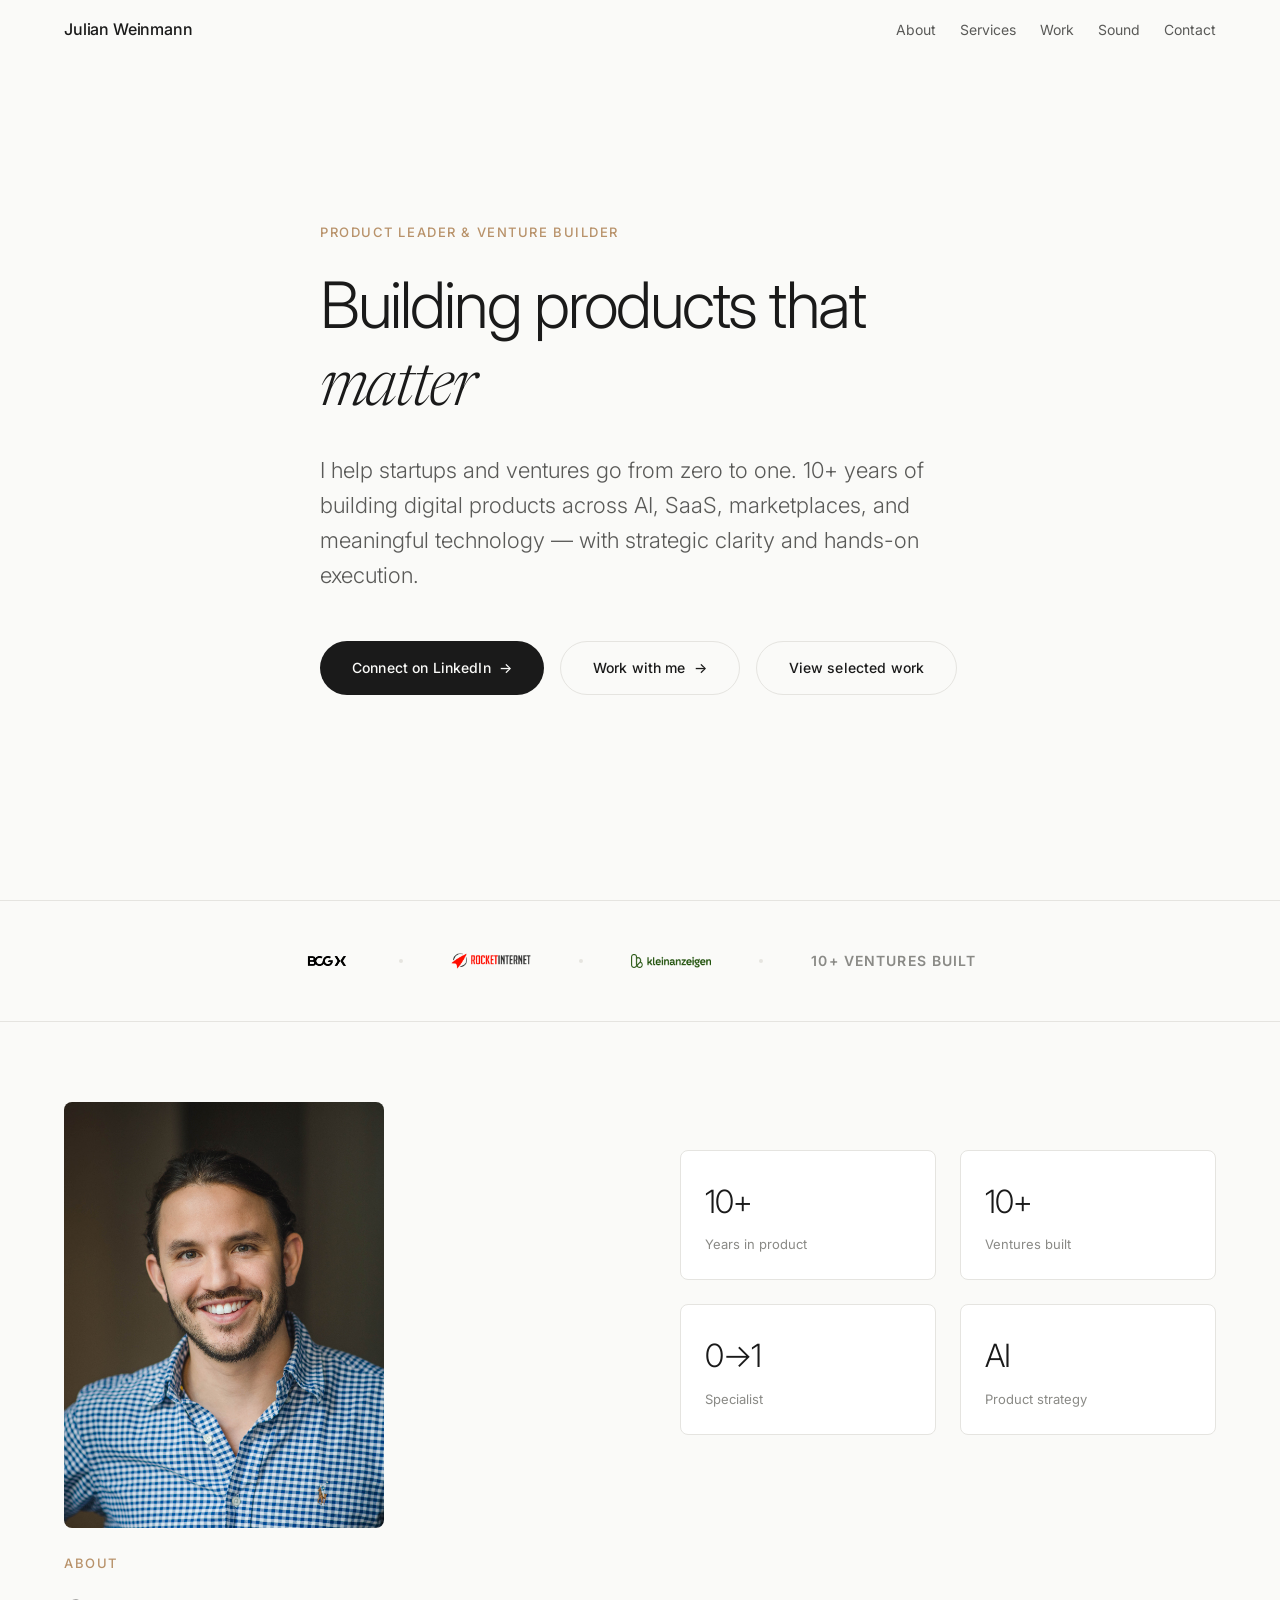
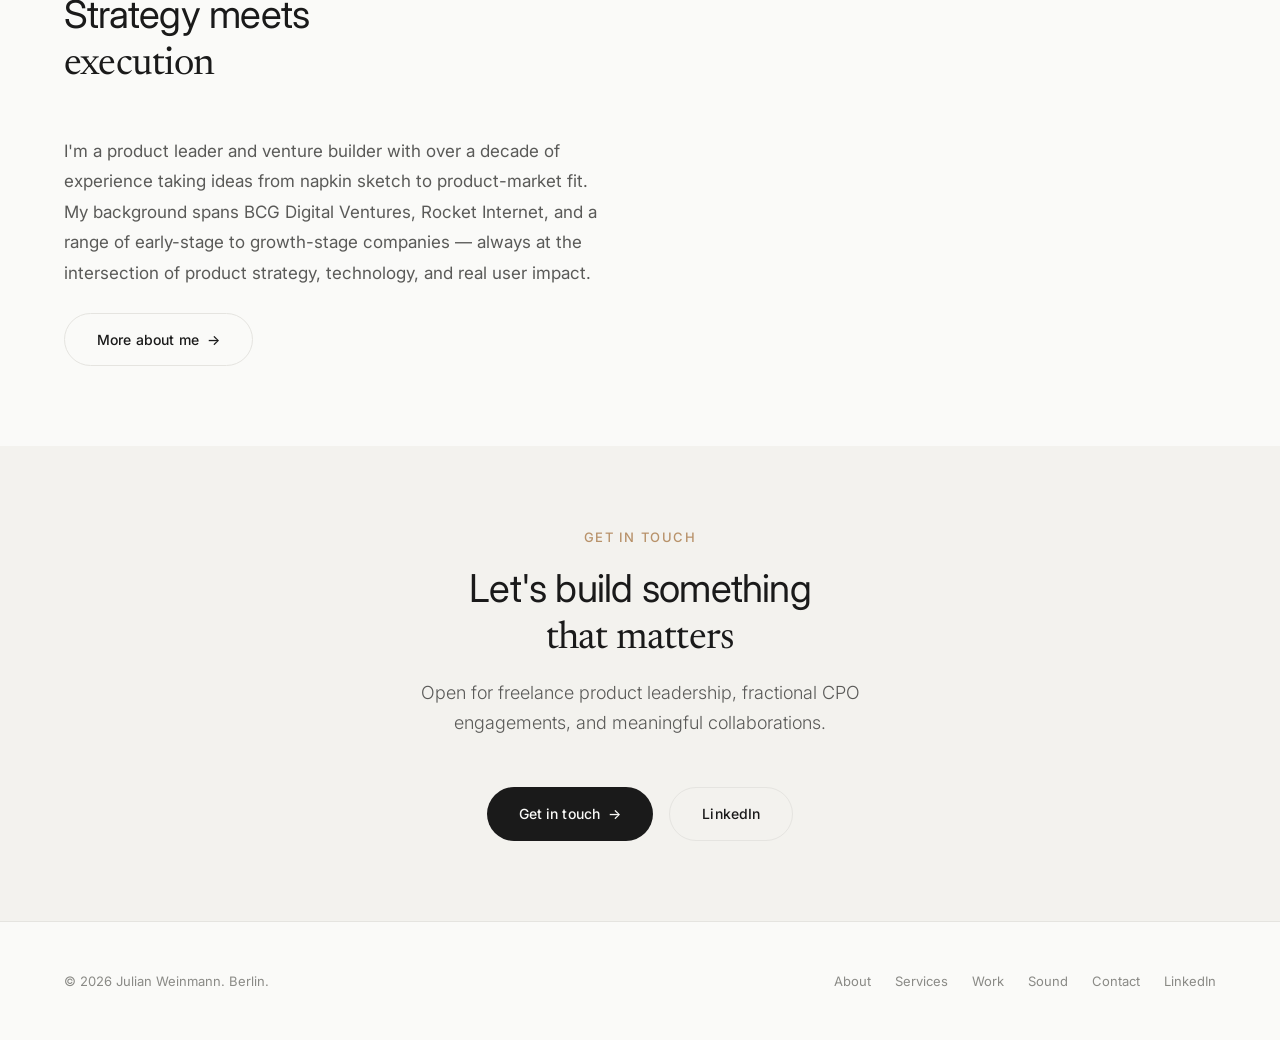
<file: index.html>
<!DOCTYPE html>
<html lang="en">
<head>
    <meta charset="UTF-8">
    <meta name="viewport" content="width=device-width, initial-scale=1.0">
    <title>Julian Weinmann — Product Leader & Venture Builder</title>
    <meta name="description" content="Product Leader & Venture Builder. 10+ years building digital products from 0→1. Fractional CPO, AI product strategy, and meaningful technology.">
    <meta name="keywords" content="Julian Weinmann, Product Leader, Fractional CPO, Venture Builder, AI Product Strategy, Berlin, MVP, Product Management, Startup Consulting">
    <meta name="author" content="Julian Weinmann">
    <meta name="robots" content="index, follow">
    <meta property="og:title" content="Julian Weinmann — Product Leader & Venture Builder">
    <meta property="og:description" content="10+ years building digital products from 0→1. Fractional CPO, AI product strategy, and meaningful technology.">
    <meta property="og:type" content="website">
    <meta property="og:url" content="https://julianweinmann.xyz">
    <meta property="og:image" content="https://julianweinmann.xyz/julian-about.jpg">
    <meta property="og:locale" content="en_US">
    <meta property="og:site_name" content="Julian Weinmann">
    <meta name="twitter:card" content="summary_large_image">
    <meta name="twitter:title" content="Julian Weinmann — Product Leader & Venture Builder">
    <meta name="twitter:description" content="10+ years building digital products from 0→1. Fractional CPO, AI product strategy, and meaningful technology.">
    <meta name="twitter:image" content="https://julianweinmann.xyz/julian-about.jpg">
    <link rel="canonical" href="https://julianweinmann.xyz">

    <!-- Structured Data / JSON-LD -->
    <script type="application/ld+json">
    [{
        "@context": "https://schema.org",
        "@type": "Person",
        "name": "Julian Weinmann",
        "url": "https://julianweinmann.xyz",
        "image": "https://julianweinmann.xyz/julian-about.jpg",
        "jobTitle": "Product Leader & Venture Builder",
        "description": "Product Leader & Venture Builder with 10+ years building digital products from 0→1. Fractional CPO, AI product strategy, and meaningful technology.",
        "address": {
            "@type": "PostalAddress",
            "addressLocality": "Berlin",
            "addressCountry": "DE"
        },
        "sameAs": [
            "https://www.linkedin.com/in/julian-weinmann-b1762a86/"
        ],
        "alumniOf": [
            {"@type": "Organization", "name": "BCG Digital Ventures"},
            {"@type": "Organization", "name": "Rocket Internet"}
        ],
        "knowsAbout": ["Product Management", "AI Product Strategy", "Venture Building", "Fractional CPO", "MVP Development", "Product Discovery", "SaaS", "Marketplaces"]
    },
    {
        "@context": "https://schema.org",
        "@type": "ProfessionalService",
        "name": "Julian Weinmann — Product Leadership & Venture Building",
        "url": "https://julianweinmann.xyz",
        "image": "https://julianweinmann.xyz/julian-about.jpg",
        "description": "Fractional CPO, 0→1 product strategy, MVP discovery, and AI product strategy for startups and ventures.",
        "provider": {
            "@type": "Person",
            "name": "Julian Weinmann"
        },
        "areaServed": "Worldwide",
        "address": {
            "@type": "PostalAddress",
            "addressLocality": "Berlin",
            "addressCountry": "DE"
        }
    },
    {
        "@context": "https://schema.org",
        "@type": "WebSite",
        "name": "Julian Weinmann",
        "url": "https://julianweinmann.xyz",
        "description": "Product Leader & Venture Builder. 10+ years building digital products from 0→1."
    }]
    </script>
    <link rel="preconnect" href="https://fonts.googleapis.com">
    <link rel="preconnect" href="https://fonts.gstatic.com" crossorigin>
    <link href="https://fonts.googleapis.com/css2?family=Inter:wght@300;400;500;600&family=Newsreader:ital,wght@0,300;0,400;0,500;1,300;1,400&display=swap" rel="stylesheet">
    <link rel="stylesheet" href="style.css">
</head>
<body>

    <!-- NAVIGATION -->
    <nav id="navbar">
        <div class="container">
            <a href="index.html" class="nav-logo">Julian Weinmann</a>
            <button class="nav-toggle" aria-label="Toggle menu">
                <span></span><span></span><span></span>
            </button>
            <ul class="nav-links">
                <li><a href="about.html">About</a></li>
                <li><a href="services.html">Services</a></li>
                <li><a href="work.html">Work</a></li>
                <li><a href="sound.html">Sound</a></li>
                <li><a href="contact.html">Contact</a></li>
            </ul>
        </div>
    </nav>

    <!-- HERO -->
    <section class="hero">
        <div class="container">
            <div class="hero-content">
                <p class="hero-label">Product Leader &amp; Venture Builder</p>
                <h1>
                    Building products that<br>
                    <span class="serif">matter</span>
                </h1>
                <p class="hero-subtitle">
                    I help startups and ventures go from zero to one. 10+ years of building digital products across AI, SaaS, marketplaces, and meaningful technology — with strategic clarity and hands-on execution.
                </p>
                <div class="hero-cta-group">
                    <a href="https://www.linkedin.com/in/julian-weinmann-b1762a86/" target="_blank" rel="noopener" class="btn btn-primary btn-arrow">Connect on LinkedIn</a>
                    <a href="contact.html" class="btn btn-secondary btn-arrow">Work with me</a>
                    <a href="work.html" class="btn btn-secondary">View selected work</a>
                </div>
            </div>
        </div>
    </section>

    <!-- CREDIBILITY STRIP -->
    <div class="credibility">
        <div class="container">
            <div class="credibility-items">
                <span class="credibility-item credibility-logo"><img src="logo-bcgx.png" alt="BCGX" class="credibility-logo-img" loading="lazy"></span>
                <span class="credibility-divider"></span>
                <span class="credibility-item credibility-logo"><img src="logo-rocket.png" alt="Rocket Internet" class="credibility-logo-img" loading="lazy"></span>
                <span class="credibility-divider"></span>
                <span class="credibility-item credibility-logo"><img src="logo-kleinanzeigen.png" alt="Kleinanzeigen" class="credibility-logo-img" loading="lazy"></span>
                <span class="credibility-divider"></span>
                <span class="credibility-item">10+ Ventures Built</span>
            </div>
        </div>
    </div>

    <!-- ABOUT TEASER -->
    <section class="about" id="about">
        <div class="container">
            <div class="about-grid fade-in">
                <div>
                    <img src="julian-about.jpg" alt="Julian Weinmann" class="about-photo" loading="lazy">
                    <p class="about-label">About</p>
                    <h2>Strategy meets<br><span class="serif">execution</span></h2>
                    <div class="about-text">
                        <p>
                            I'm a product leader and venture builder with over a decade of experience taking ideas from napkin sketch to product-market fit. My background spans BCG Digital Ventures, Rocket Internet, and a range of early-stage to growth-stage companies — always at the intersection of product strategy, technology, and real user impact.
                        </p>
                    </div>
                    <div style="margin-top: var(--space-md);">
                        <a href="about.html" class="btn btn-secondary btn-arrow">More about me</a>
                    </div>
                </div>
                <div>
                    <div class="about-highlights">
                        <div class="highlight-item">
                            <div class="highlight-number">10+</div>
                            <div class="highlight-label">Years in product</div>
                        </div>
                        <div class="highlight-item">
                            <div class="highlight-number">10+</div>
                            <div class="highlight-label">Ventures built</div>
                        </div>
                        <div class="highlight-item">
                            <div class="highlight-number">0→1</div>
                            <div class="highlight-label">Specialist</div>
                        </div>
                        <div class="highlight-item">
                            <div class="highlight-number">AI</div>
                            <div class="highlight-label">Product strategy</div>
                        </div>
                    </div>
                </div>
            </div>
        </div>
    </section>

    <!-- CTA -->
    <section class="cta">
        <div class="container fade-in">
            <p class="section-label">Get in Touch</p>
            <h2>Let's build something<br><span class="serif">that matters</span></h2>
            <p class="cta-subtitle">
                Open for freelance product leadership, fractional CPO engagements, and meaningful collaborations.
            </p>
            <div class="cta-buttons">
                <a href="mailto:julian.weinmann@gmail.com" class="btn btn-primary btn-arrow">Get in touch</a>
                <a href="https://www.linkedin.com/in/julian-weinmann-b1762a86/" target="_blank" rel="noopener" class="btn btn-secondary">LinkedIn</a>
            </div>
        </div>
    </section>

    <!-- FOOTER -->
    <footer>
        <div class="container">
            <p class="footer-text">&copy; 2026 Julian Weinmann. Berlin.</p>
            <div class="footer-links">
                <a href="about.html">About</a>
                <a href="services.html">Services</a>
                <a href="work.html">Work</a>
                <a href="sound.html">Sound</a>
                <a href="contact.html">Contact</a>
                <a href="https://www.linkedin.com/in/julian-weinmann-b1762a86/" target="_blank" rel="noopener">LinkedIn</a>
            </div>
        </div>
    </footer>

    <script src="main.js"></script>

</body>
</html>
</file>
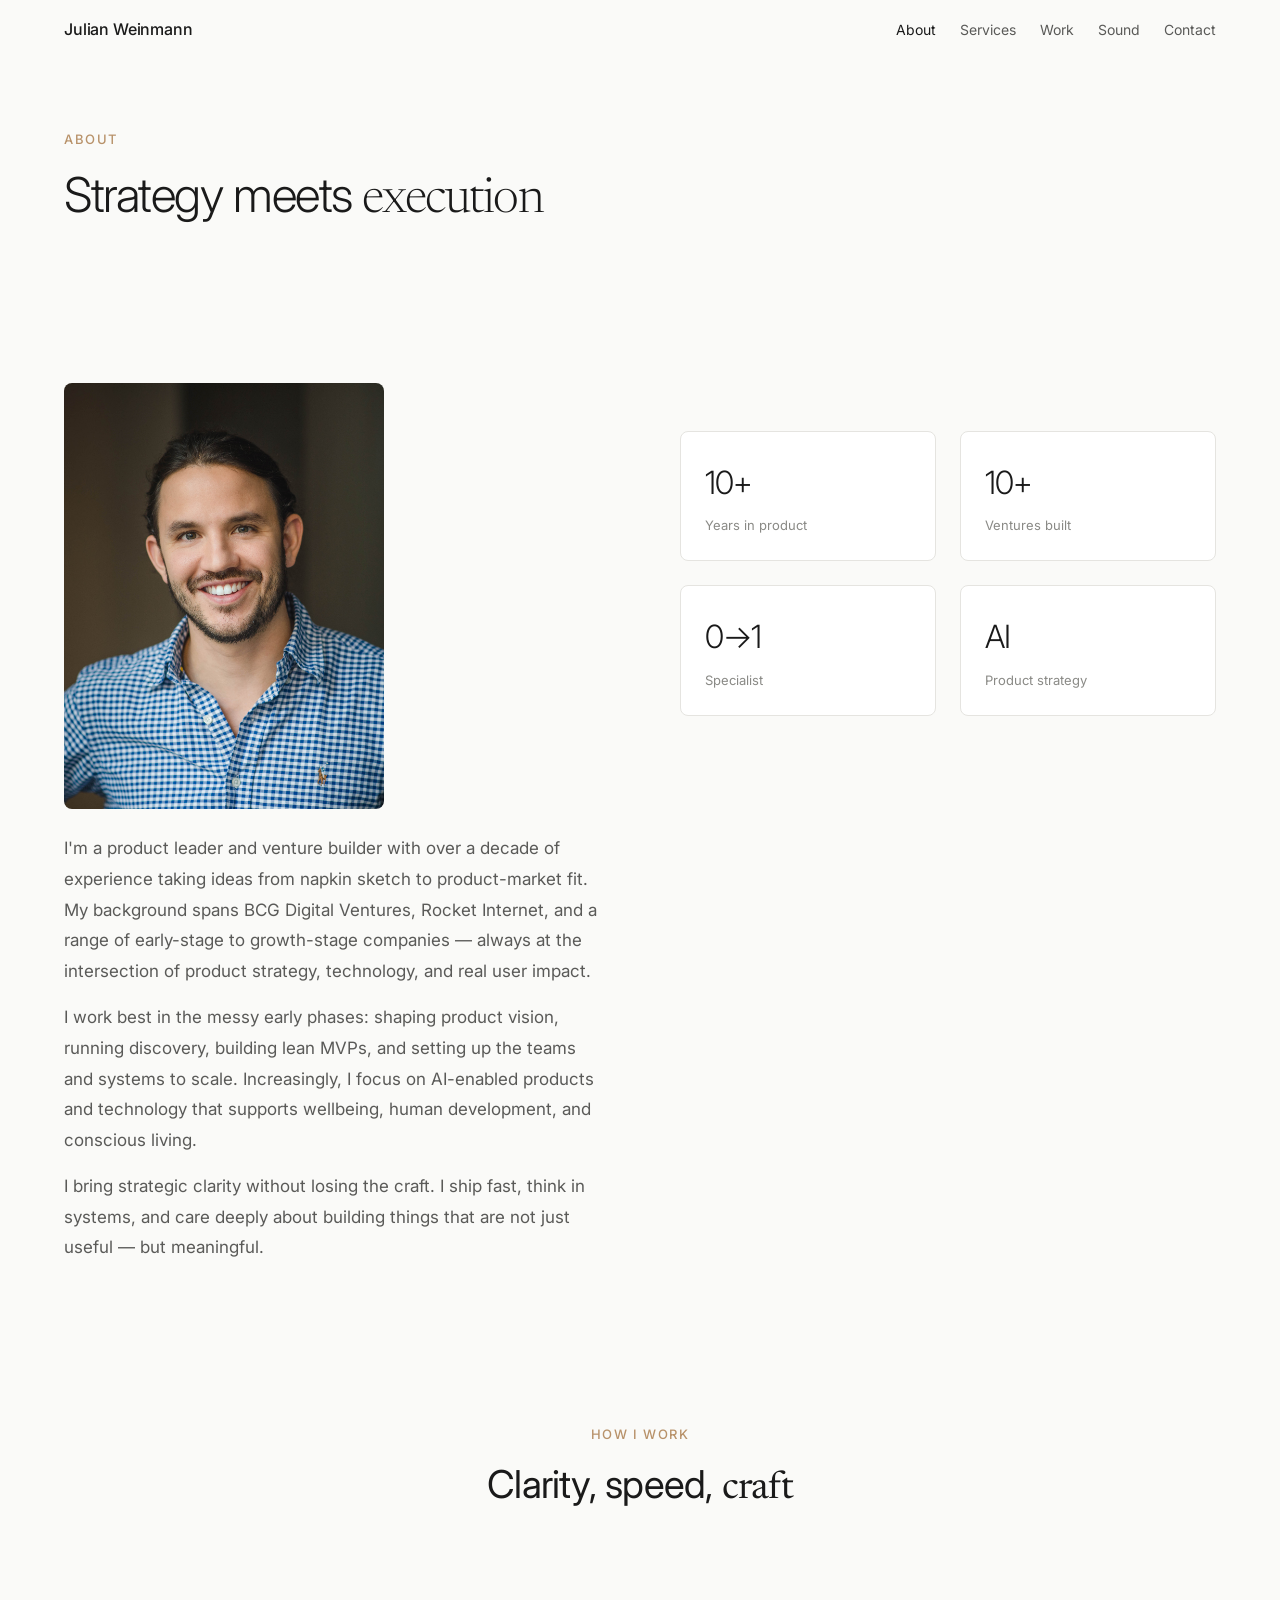
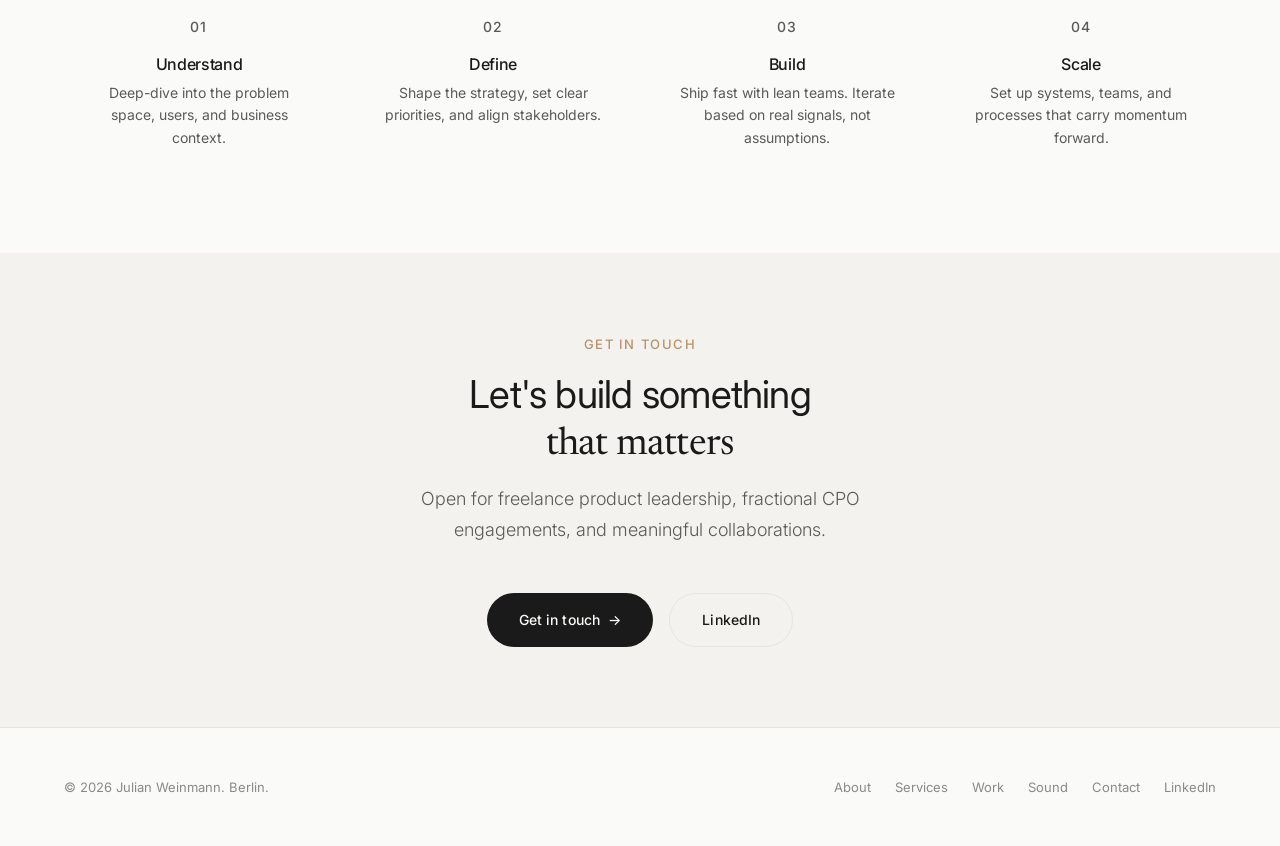
<file: about.html>
<!DOCTYPE html>
<html lang="en">
<head>
    <meta charset="UTF-8">
    <meta name="viewport" content="width=device-width, initial-scale=1.0">
    <title>About Julian Weinmann — Product Leader & Venture Builder, Berlin</title>
    <meta name="description" content="Product Leader & Venture Builder with 10+ years experience building digital products from 0→1. Background at BCG Digital Ventures, Rocket Internet, and 10+ ventures across AI, SaaS, and marketplaces. Based in Berlin.">
    <meta name="author" content="Julian Weinmann">
    <meta name="robots" content="index, follow">
    <meta property="og:title" content="About Julian Weinmann — Product Leader & Venture Builder">
    <meta property="og:description" content="10+ years building digital products from 0→1. BCG Digital Ventures, Rocket Internet, and ventures across AI, SaaS, and marketplaces.">
    <meta property="og:type" content="profile">
    <meta property="og:url" content="https://julianweinmann.xyz/about.html">
    <meta property="og:image" content="https://julianweinmann.xyz/julian-about.jpg">
    <meta property="og:locale" content="en_US">
    <meta name="twitter:card" content="summary_large_image">
    <meta name="twitter:title" content="About Julian Weinmann — Product Leader & Venture Builder">
    <meta name="twitter:description" content="10+ years building digital products from 0→1. BCG Digital Ventures, Rocket Internet, and ventures across AI, SaaS, and marketplaces.">
    <meta name="twitter:image" content="https://julianweinmann.xyz/julian-about.jpg">
    <link rel="canonical" href="https://julianweinmann.xyz/about.html">
    <script type="application/ld+json">
    {
        "@context": "https://schema.org",
        "@type": "ProfilePage",
        "mainEntity": {
            "@type": "Person",
            "name": "Julian Weinmann",
            "url": "https://julianweinmann.xyz",
            "image": "https://julianweinmann.xyz/julian-about.jpg",
            "jobTitle": "Product Leader & Venture Builder",
            "description": "Product Leader & Venture Builder with 10+ years building digital products from 0→1.",
            "address": {
                "@type": "PostalAddress",
                "addressLocality": "Berlin",
                "addressCountry": "DE"
            },
            "alumniOf": [
                {"@type": "Organization", "name": "BCG Digital Ventures"},
                {"@type": "Organization", "name": "Rocket Internet"}
            ],
            "knowsAbout": ["Product Management", "AI Product Strategy", "Venture Building", "Fractional CPO", "MVP Development", "0→1 Product Strategy"]
        }
    }
    </script>
    <link rel="preconnect" href="https://fonts.googleapis.com">
    <link rel="preconnect" href="https://fonts.gstatic.com" crossorigin>
    <link href="https://fonts.googleapis.com/css2?family=Inter:wght@300;400;500;600&family=Newsreader:ital,wght@0,300;0,400;0,500;1,300;1,400&display=swap" rel="stylesheet">
    <link rel="stylesheet" href="style.css">
</head>
<body>

    <!-- NAVIGATION -->
    <nav id="navbar">
        <div class="container">
            <a href="index.html" class="nav-logo">Julian Weinmann</a>
            <button class="nav-toggle" aria-label="Toggle menu">
                <span></span><span></span><span></span>
            </button>
            <ul class="nav-links">
                <li><a href="about.html" class="active">About</a></li>
                <li><a href="services.html">Services</a></li>
                <li><a href="work.html">Work</a></li>
                <li><a href="sound.html">Sound</a></li>
                <li><a href="contact.html">Contact</a></li>
            </ul>
        </div>
    </nav>

    <!-- PAGE HEADER -->
    <section class="page-header">
        <div class="container">
            <p class="section-label">About</p>
            <h1>Strategy meets <span class="serif">execution</span></h1>
        </div>
    </section>

    <!-- ABOUT -->
    <section class="about">
        <div class="container">
            <div class="about-grid fade-in">
                <div>
                    <img src="julian-about.jpg" alt="Julian Weinmann" class="about-photo" loading="lazy">
                    <div class="about-text">
                        <p>
                            I'm a product leader and venture builder with over a decade of experience taking ideas from napkin sketch to product-market fit. My background spans BCG Digital Ventures, Rocket Internet, and a range of early-stage to growth-stage companies — always at the intersection of product strategy, technology, and real user impact.
                        </p>
                        <p>
                            I work best in the messy early phases: shaping product vision, running discovery, building lean MVPs, and setting up the teams and systems to scale. Increasingly, I focus on AI-enabled products and technology that supports wellbeing, human development, and conscious living.
                        </p>
                        <p>
                            I bring strategic clarity without losing the craft. I ship fast, think in systems, and care deeply about building things that are not just useful — but meaningful.
                        </p>
                    </div>
                </div>
                <div>
                    <div class="about-highlights">
                        <div class="highlight-item">
                            <div class="highlight-number">10+</div>
                            <div class="highlight-label">Years in product</div>
                        </div>
                        <div class="highlight-item">
                            <div class="highlight-number">10+</div>
                            <div class="highlight-label">Ventures built</div>
                        </div>
                        <div class="highlight-item">
                            <div class="highlight-number">0→1</div>
                            <div class="highlight-label">Specialist</div>
                        </div>
                        <div class="highlight-item">
                            <div class="highlight-number">AI</div>
                            <div class="highlight-label">Product strategy</div>
                        </div>
                    </div>
                </div>
            </div>
        </div>
    </section>

    <!-- HOW I WORK -->
    <section class="process">
        <div class="container">
            <div class="section-header fade-in" style="text-align: center;">
                <p class="section-label">How I Work</p>
                <h2>Clarity, speed, <span class="serif">craft</span></h2>
            </div>
            <div class="process-grid fade-in">
                <div class="process-step">
                    <p class="process-step-number">01</p>
                    <h4>Understand</h4>
                    <p>Deep-dive into the problem space, users, and business context.</p>
                </div>
                <div class="process-step">
                    <p class="process-step-number">02</p>
                    <h4>Define</h4>
                    <p>Shape the strategy, set clear priorities, and align stakeholders.</p>
                </div>
                <div class="process-step">
                    <p class="process-step-number">03</p>
                    <h4>Build</h4>
                    <p>Ship fast with lean teams. Iterate based on real signals, not assumptions.</p>
                </div>
                <div class="process-step">
                    <p class="process-step-number">04</p>
                    <h4>Scale</h4>
                    <p>Set up systems, teams, and processes that carry momentum forward.</p>
                </div>
            </div>
        </div>
    </section>

    <!-- CTA -->
    <section class="cta">
        <div class="container fade-in">
            <p class="section-label">Get in Touch</p>
            <h2>Let's build something<br><span class="serif">that matters</span></h2>
            <p class="cta-subtitle">
                Open for freelance product leadership, fractional CPO engagements, and meaningful collaborations.
            </p>
            <div class="cta-buttons">
                <a href="mailto:julian.weinmann@gmail.com" class="btn btn-primary btn-arrow">Get in touch</a>
                <a href="https://www.linkedin.com/in/julian-weinmann-b1762a86/" target="_blank" rel="noopener" class="btn btn-secondary">LinkedIn</a>
            </div>
        </div>
    </section>

    <!-- FOOTER -->
    <footer>
        <div class="container">
            <p class="footer-text">&copy; 2026 Julian Weinmann. Berlin.</p>
            <div class="footer-links">
                <a href="about.html">About</a>
                <a href="services.html">Services</a>
                <a href="work.html">Work</a>
                <a href="sound.html">Sound</a>
                <a href="contact.html">Contact</a>
                <a href="https://www.linkedin.com/in/julian-weinmann-b1762a86/" target="_blank" rel="noopener">LinkedIn</a>
            </div>
        </div>
    </footer>

    <script src="main.js"></script>

</body>
</html>
</file>
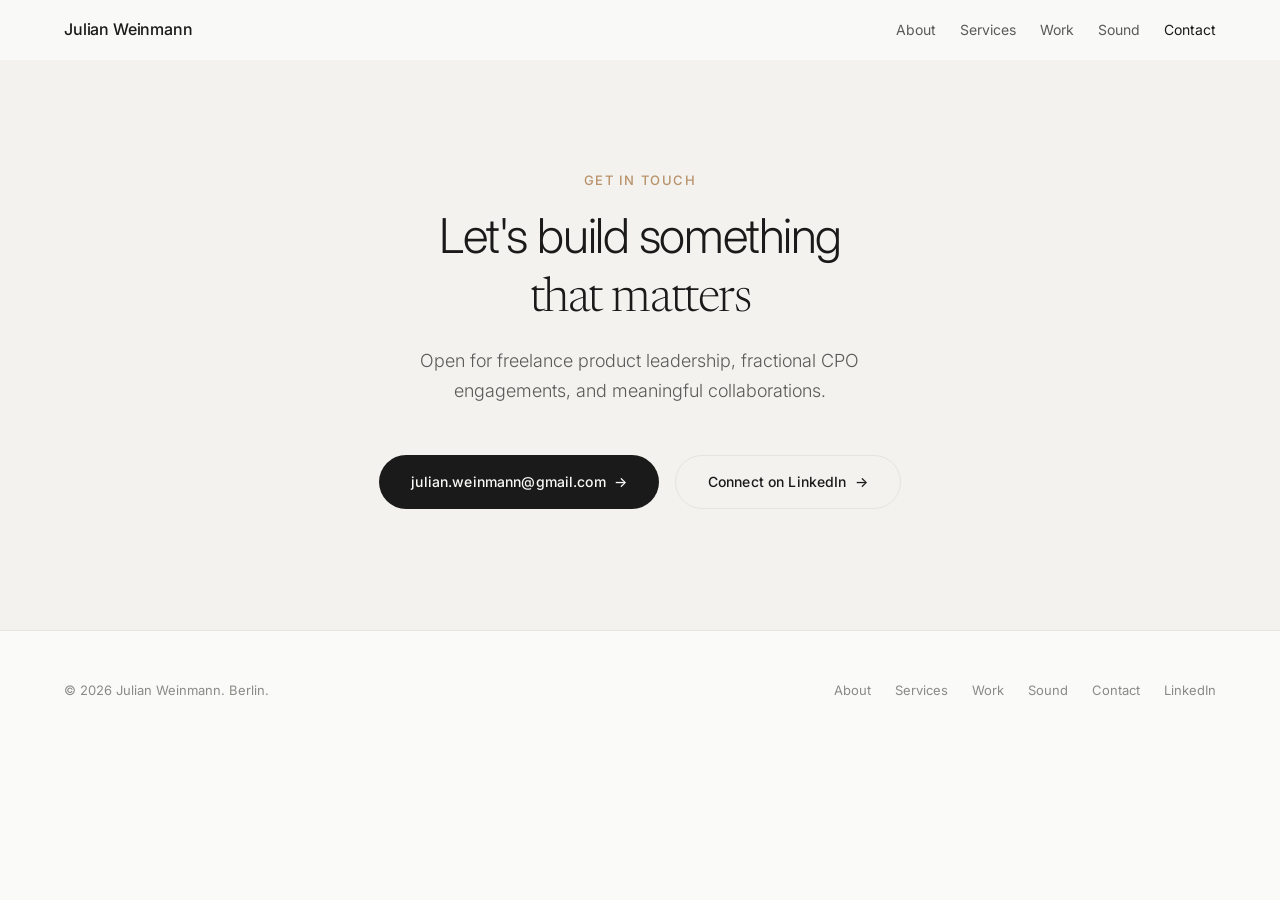
<file: contact.html>
<!DOCTYPE html>
<html lang="en">
<head>
    <meta charset="UTF-8">
    <meta name="viewport" content="width=device-width, initial-scale=1.0">
    <title>Contact Julian Weinmann — Fractional CPO & Product Leader, Berlin</title>
    <meta name="description" content="Get in touch with Julian Weinmann. Open for freelance product leadership, fractional CPO engagements, and meaningful collaborations. Based in Berlin, working globally.">
    <meta name="author" content="Julian Weinmann">
    <meta name="robots" content="index, follow">
    <meta property="og:title" content="Contact Julian Weinmann — Fractional CPO & Product Leader">
    <meta property="og:description" content="Open for freelance product leadership, fractional CPO engagements, and meaningful collaborations.">
    <meta property="og:type" content="website">
    <meta property="og:url" content="https://julianweinmann.xyz/contact.html">
    <meta property="og:image" content="https://julianweinmann.xyz/julian-about.jpg">
    <meta property="og:locale" content="en_US">
    <meta name="twitter:card" content="summary_large_image">
    <meta name="twitter:title" content="Contact Julian Weinmann — Fractional CPO & Product Leader">
    <meta name="twitter:description" content="Open for freelance product leadership, fractional CPO engagements, and meaningful collaborations.">
    <meta name="twitter:image" content="https://julianweinmann.xyz/julian-about.jpg">
    <link rel="canonical" href="https://julianweinmann.xyz/contact.html">
    <script type="application/ld+json">
    {
        "@context": "https://schema.org",
        "@type": "ContactPage",
        "name": "Contact Julian Weinmann",
        "url": "https://julianweinmann.xyz/contact.html",
        "mainEntity": {
            "@type": "Person",
            "name": "Julian Weinmann",
            "email": "julian.weinmann@gmail.com",
            "url": "https://julianweinmann.xyz",
            "address": {
                "@type": "PostalAddress",
                "addressLocality": "Berlin",
                "addressCountry": "DE"
            },
            "sameAs": ["https://www.linkedin.com/in/julian-weinmann-b1762a86/"]
        }
    }
    </script>
    <link rel="preconnect" href="https://fonts.googleapis.com">
    <link rel="preconnect" href="https://fonts.gstatic.com" crossorigin>
    <link href="https://fonts.googleapis.com/css2?family=Inter:wght@300;400;500;600&family=Newsreader:ital,wght@0,300;0,400;0,500;1,300;1,400&display=swap" rel="stylesheet">
    <link rel="stylesheet" href="style.css">
</head>
<body>

    <!-- NAVIGATION -->
    <nav id="navbar">
        <div class="container">
            <a href="index.html" class="nav-logo">Julian Weinmann</a>
            <button class="nav-toggle" aria-label="Toggle menu">
                <span></span><span></span><span></span>
            </button>
            <ul class="nav-links">
                <li><a href="about.html">About</a></li>
                <li><a href="services.html">Services</a></li>
                <li><a href="work.html">Work</a></li>
                <li><a href="sound.html">Sound</a></li>
                <li><a href="contact.html" class="active">Contact</a></li>
            </ul>
        </div>
    </nav>

    <!-- CONTACT -->
    <section class="cta" style="padding-top: 8rem; min-height: 70vh; display: flex; align-items: center;">
        <div class="container fade-in">
            <p class="section-label">Get in Touch</p>
            <h1 style="font-size: clamp(2rem, 4vw, 3rem); margin-bottom: var(--space-sm);">Let's build something<br><span class="serif">that matters</span></h1>
            <p class="cta-subtitle">
                Open for freelance product leadership, fractional CPO engagements, and meaningful collaborations.
            </p>
            <div class="cta-buttons">
                <a href="mailto:julian.weinmann@gmail.com" class="btn btn-primary btn-arrow">julian.weinmann@gmail.com</a>
                <a href="https://www.linkedin.com/in/julian-weinmann-b1762a86/" target="_blank" rel="noopener" class="btn btn-secondary btn-arrow">Connect on LinkedIn</a>
            </div>
        </div>
    </section>

    <!-- FOOTER -->
    <footer>
        <div class="container">
            <p class="footer-text">&copy; 2026 Julian Weinmann. Berlin.</p>
            <div class="footer-links">
                <a href="about.html">About</a>
                <a href="services.html">Services</a>
                <a href="work.html">Work</a>
                <a href="sound.html">Sound</a>
                <a href="contact.html">Contact</a>
                <a href="https://www.linkedin.com/in/julian-weinmann-b1762a86/" target="_blank" rel="noopener">LinkedIn</a>
            </div>
        </div>
    </footer>

    <script src="main.js"></script>

</body>
</html>
</file>
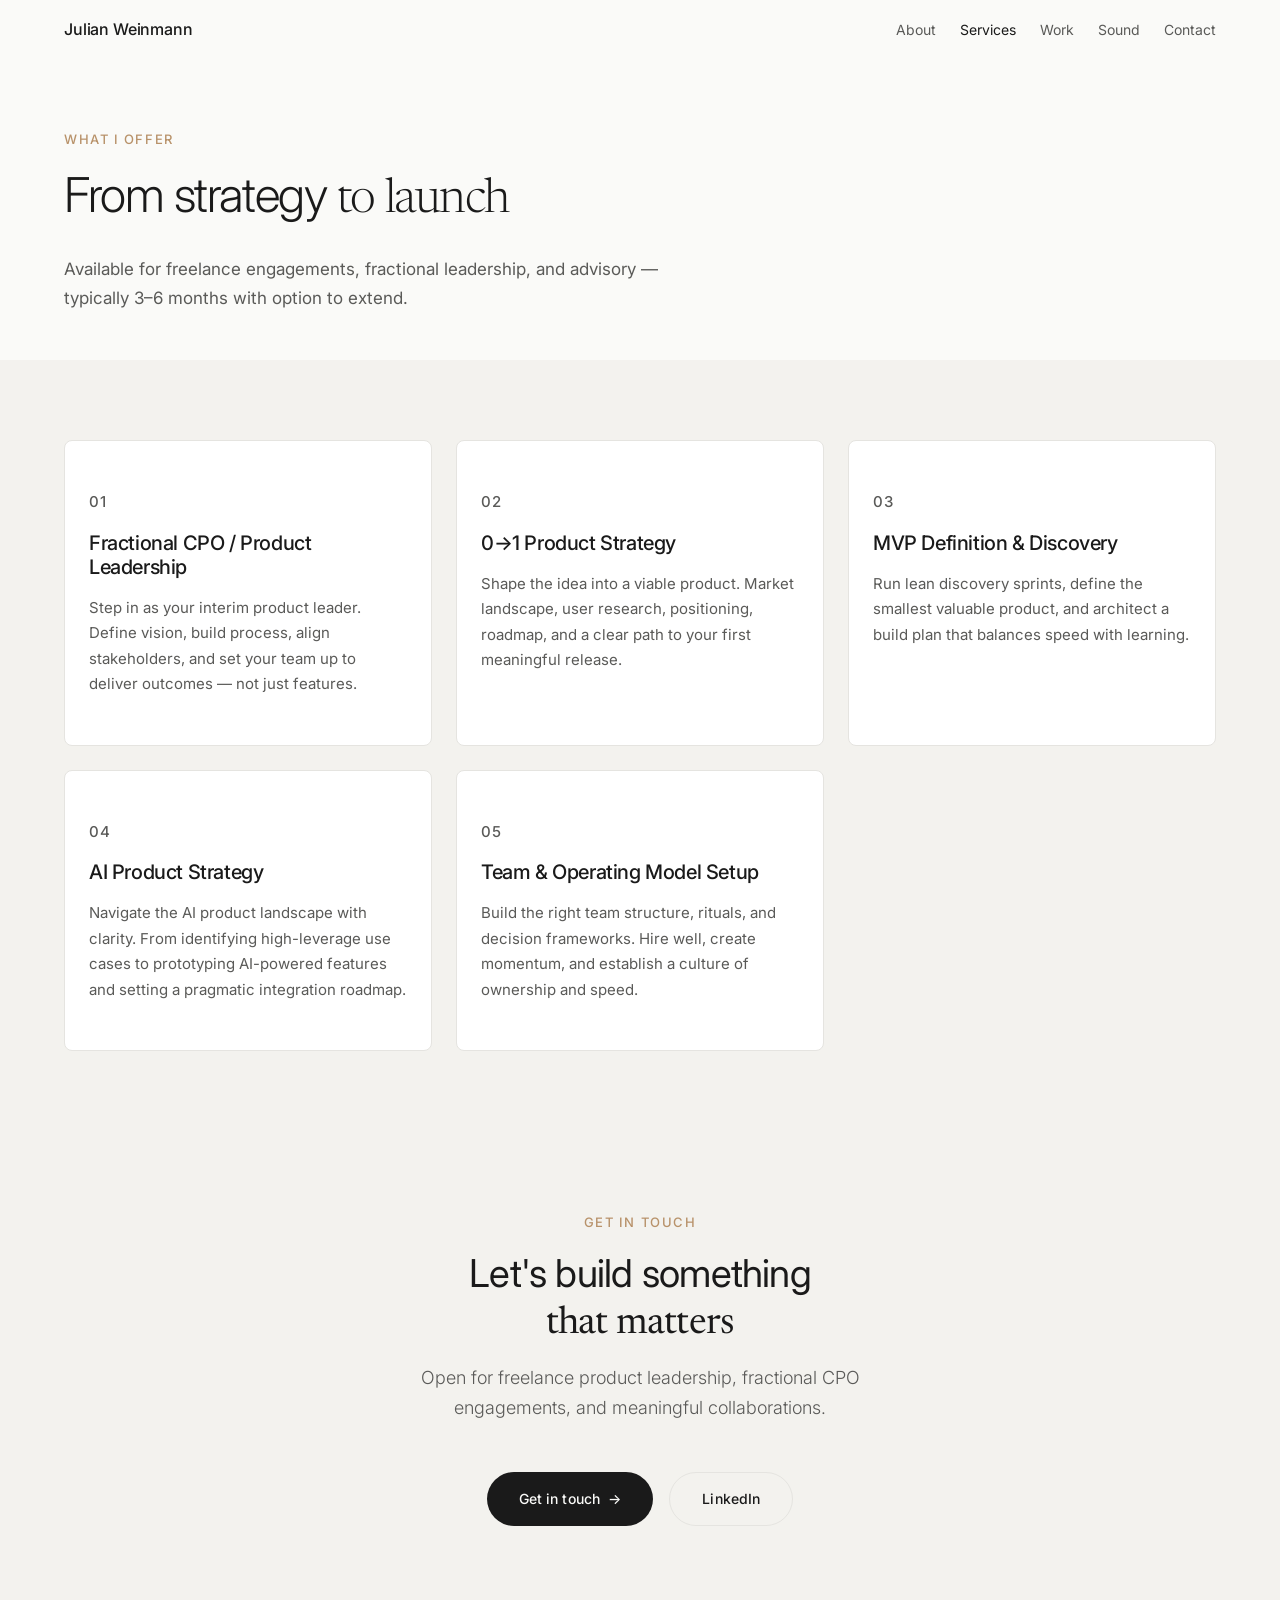
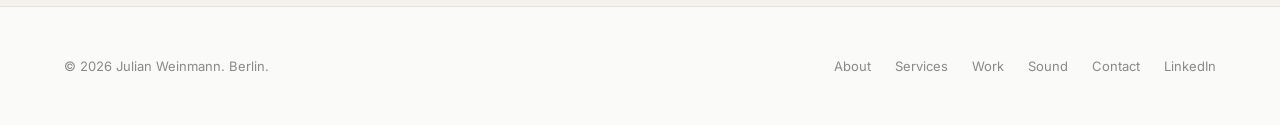
<file: services.html>
<!DOCTYPE html>
<html lang="en">
<head>
    <meta charset="UTF-8">
    <meta name="viewport" content="width=device-width, initial-scale=1.0">
    <title>Fractional CPO & Product Strategy Services — Julian Weinmann</title>
    <meta name="description" content="Fractional CPO, 0→1 product strategy, MVP discovery, AI product strategy, and team setup. Freelance product leadership for startups and ventures. Berlin-based, working globally.">
    <meta name="author" content="Julian Weinmann">
    <meta name="robots" content="index, follow">
    <meta property="og:title" content="Fractional CPO & Product Strategy Services — Julian Weinmann">
    <meta property="og:description" content="Fractional CPO, 0→1 product strategy, MVP discovery, AI product strategy, and team setup for startups and ventures.">
    <meta property="og:type" content="website">
    <meta property="og:url" content="https://julianweinmann.xyz/services.html">
    <meta property="og:image" content="https://julianweinmann.xyz/julian-about.jpg">
    <meta property="og:locale" content="en_US">
    <meta name="twitter:card" content="summary_large_image">
    <meta name="twitter:title" content="Fractional CPO & Product Strategy Services — Julian Weinmann">
    <meta name="twitter:description" content="Fractional CPO, 0→1 product strategy, MVP discovery, AI product strategy, and team setup for startups and ventures.">
    <meta name="twitter:image" content="https://julianweinmann.xyz/julian-about.jpg">
    <link rel="canonical" href="https://julianweinmann.xyz/services.html">
    <script type="application/ld+json">
    {
        "@context": "https://schema.org",
        "@type": "ProfessionalService",
        "name": "Julian Weinmann — Product Leadership Services",
        "url": "https://julianweinmann.xyz/services.html",
        "image": "https://julianweinmann.xyz/julian-about.jpg",
        "description": "Fractional CPO, 0→1 product strategy, MVP discovery, AI product strategy, and team setup for startups and ventures.",
        "provider": {
            "@type": "Person",
            "name": "Julian Weinmann",
            "url": "https://julianweinmann.xyz"
        },
        "areaServed": "Worldwide",
        "address": {
            "@type": "PostalAddress",
            "addressLocality": "Berlin",
            "addressCountry": "DE"
        },
        "hasOfferCatalog": {
            "@type": "OfferCatalog",
            "name": "Product Leadership Services",
            "itemListElement": [
                {"@type": "Offer", "itemOffered": {"@type": "Service", "name": "Fractional CPO / Product Leadership"}},
                {"@type": "Offer", "itemOffered": {"@type": "Service", "name": "0→1 Product Strategy"}},
                {"@type": "Offer", "itemOffered": {"@type": "Service", "name": "MVP Definition & Discovery"}},
                {"@type": "Offer", "itemOffered": {"@type": "Service", "name": "AI Product Strategy"}},
                {"@type": "Offer", "itemOffered": {"@type": "Service", "name": "Team & Operating Model Setup"}}
            ]
        }
    }
    </script>
    <link rel="preconnect" href="https://fonts.googleapis.com">
    <link rel="preconnect" href="https://fonts.gstatic.com" crossorigin>
    <link href="https://fonts.googleapis.com/css2?family=Inter:wght@300;400;500;600&family=Newsreader:ital,wght@0,300;0,400;0,500;1,300;1,400&display=swap" rel="stylesheet">
    <link rel="stylesheet" href="style.css">
</head>
<body>

    <!-- NAVIGATION -->
    <nav id="navbar">
        <div class="container">
            <a href="index.html" class="nav-logo">Julian Weinmann</a>
            <button class="nav-toggle" aria-label="Toggle menu">
                <span></span><span></span><span></span>
            </button>
            <ul class="nav-links">
                <li><a href="about.html">About</a></li>
                <li><a href="services.html" class="active">Services</a></li>
                <li><a href="work.html">Work</a></li>
                <li><a href="sound.html">Sound</a></li>
                <li><a href="contact.html">Contact</a></li>
            </ul>
        </div>
    </nav>

    <!-- PAGE HEADER -->
    <section class="page-header">
        <div class="container">
            <p class="section-label">What I Offer</p>
            <h1>From strategy <span class="serif">to launch</span></h1>
            <p class="section-description">
                Available for freelance engagements, fractional leadership, and advisory — typically 3–6 months with option to extend.
            </p>
        </div>
    </section>

    <!-- SERVICES -->
    <section class="services">
        <div class="container">
            <div class="services-grid">
                <div class="service-card fade-in">
                    <p class="service-number">01</p>
                    <h3>Fractional CPO / Product Leadership</h3>
                    <p>
                        Step in as your interim product leader. Define vision, build process, align stakeholders, and set your team up to deliver outcomes — not just features.
                    </p>
                </div>
                <div class="service-card fade-in">
                    <p class="service-number">02</p>
                    <h3>0→1 Product Strategy</h3>
                    <p>
                        Shape the idea into a viable product. Market landscape, user research, positioning, roadmap, and a clear path to your first meaningful release.
                    </p>
                </div>
                <div class="service-card fade-in">
                    <p class="service-number">03</p>
                    <h3>MVP Definition & Discovery</h3>
                    <p>
                        Run lean discovery sprints, define the smallest valuable product, and architect a build plan that balances speed with learning.
                    </p>
                </div>
                <div class="service-card fade-in">
                    <p class="service-number">04</p>
                    <h3>AI Product Strategy</h3>
                    <p>
                        Navigate the AI product landscape with clarity. From identifying high-leverage use cases to prototyping AI-powered features and setting a pragmatic integration roadmap.
                    </p>
                </div>
                <div class="service-card fade-in">
                    <p class="service-number">05</p>
                    <h3>Team & Operating Model Setup</h3>
                    <p>
                        Build the right team structure, rituals, and decision frameworks. Hire well, create momentum, and establish a culture of ownership and speed.
                    </p>
                </div>
            </div>
        </div>
    </section>

    <!-- CTA -->
    <section class="cta">
        <div class="container fade-in">
            <p class="section-label">Get in Touch</p>
            <h2>Let's build something<br><span class="serif">that matters</span></h2>
            <p class="cta-subtitle">
                Open for freelance product leadership, fractional CPO engagements, and meaningful collaborations.
            </p>
            <div class="cta-buttons">
                <a href="mailto:julian.weinmann@gmail.com" class="btn btn-primary btn-arrow">Get in touch</a>
                <a href="https://www.linkedin.com/in/julian-weinmann-b1762a86/" target="_blank" rel="noopener" class="btn btn-secondary">LinkedIn</a>
            </div>
        </div>
    </section>

    <!-- FOOTER -->
    <footer>
        <div class="container">
            <p class="footer-text">&copy; 2026 Julian Weinmann. Berlin.</p>
            <div class="footer-links">
                <a href="about.html">About</a>
                <a href="services.html">Services</a>
                <a href="work.html">Work</a>
                <a href="sound.html">Sound</a>
                <a href="contact.html">Contact</a>
                <a href="https://www.linkedin.com/in/julian-weinmann-b1762a86/" target="_blank" rel="noopener">LinkedIn</a>
            </div>
        </div>
    </footer>

    <script src="main.js"></script>

</body>
</html>
</file>
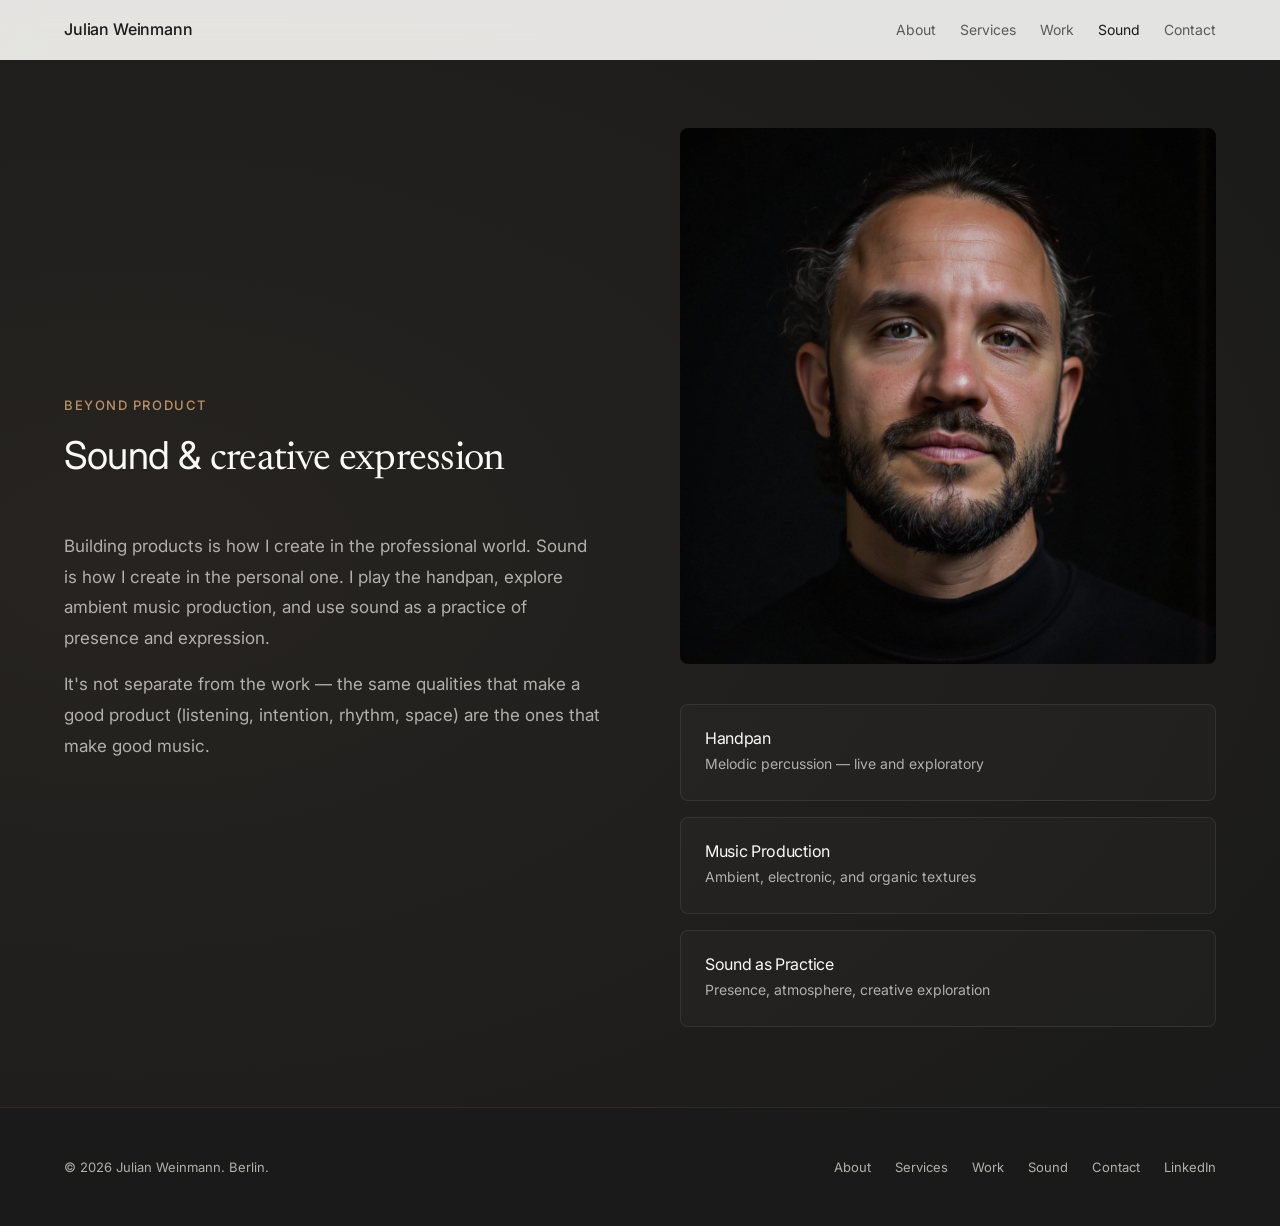
<file: sound.html>
<!DOCTYPE html>
<html lang="en">
<head>
    <meta charset="UTF-8">
    <meta name="viewport" content="width=device-width, initial-scale=1.0">
    <title>Sound & Music — Julian Weinmann | Handpan, Ambient, Creative Expression</title>
    <meta name="description" content="Sound, handpan, and ambient music production by Julian Weinmann. Exploring the intersection of creativity, presence, and expression through melodic percussion and electronic textures.">
    <meta name="author" content="Julian Weinmann">
    <meta name="robots" content="index, follow">
    <meta property="og:title" content="Sound & Music — Julian Weinmann">
    <meta property="og:description" content="Handpan, ambient music production, and creative expression. Exploring presence through sound.">
    <meta property="og:type" content="website">
    <meta property="og:url" content="https://julianweinmann.xyz/sound.html">
    <meta property="og:image" content="https://julianweinmann.xyz/julian-sound.jpg">
    <meta property="og:locale" content="en_US">
    <meta name="twitter:card" content="summary_large_image">
    <meta name="twitter:title" content="Sound & Music — Julian Weinmann">
    <meta name="twitter:description" content="Handpan, ambient music production, and creative expression. Exploring presence through sound.">
    <meta name="twitter:image" content="https://julianweinmann.xyz/julian-sound.jpg">
    <link rel="canonical" href="https://julianweinmann.xyz/sound.html">
    <script type="application/ld+json">
    {
        "@context": "https://schema.org",
        "@type": "WebPage",
        "name": "Sound & Music — Julian Weinmann",
        "url": "https://julianweinmann.xyz/sound.html",
        "description": "Sound, handpan, and ambient music production. Exploring the intersection of creativity, presence, and expression.",
        "author": {
            "@type": "Person",
            "name": "Julian Weinmann",
            "url": "https://julianweinmann.xyz"
        }
    }
    </script>
    <link rel="preconnect" href="https://fonts.googleapis.com">
    <link rel="preconnect" href="https://fonts.gstatic.com" crossorigin>
    <link href="https://fonts.googleapis.com/css2?family=Inter:wght@300;400;500;600&family=Newsreader:ital,wght@0,300;0,400;0,500;1,300;1,400&display=swap" rel="stylesheet">
    <link rel="stylesheet" href="style.css">
</head>
<body>

    <!-- NAVIGATION -->
    <nav id="navbar">
        <div class="container">
            <a href="index.html" class="nav-logo">Julian Weinmann</a>
            <button class="nav-toggle" aria-label="Toggle menu">
                <span></span><span></span><span></span>
            </button>
            <ul class="nav-links">
                <li><a href="about.html">About</a></li>
                <li><a href="services.html">Services</a></li>
                <li><a href="work.html">Work</a></li>
                <li><a href="sound.html" class="active">Sound</a></li>
                <li><a href="contact.html">Contact</a></li>
            </ul>
        </div>
    </nav>

    <!-- SOUND & MUSIC -->
    <section class="sound" style="padding-top: 8rem;">
        <div class="container">
            <div class="sound-content fade-in">
                <div>
                    <p class="section-label" style="color: var(--color-accent);">Beyond Product</p>
                    <h2>Sound &amp; <span class="serif">creative expression</span></h2>
                    <div class="sound-text">
                        <p>
                            Building products is how I create in the professional world. Sound is how I create in the personal one. I play the handpan, explore ambient music production, and use sound as a practice of presence and expression.
                        </p>
                        <p>
                            It's not separate from the work — the same qualities that make a good product (listening, intention, rhythm, space) are the ones that make good music.
                        </p>
                    </div>
                </div>
                <div class="sound-visual">
                    <img src="julian-sound.jpg" alt="Julian Weinmann — Sound & Music" class="sound-photo" loading="lazy">
                    <div class="sound-item">
                        <h4>Handpan</h4>
                        <p>Melodic percussion — live and exploratory</p>
                    </div>
                    <div class="sound-item">
                        <h4>Music Production</h4>
                        <p>Ambient, electronic, and organic textures</p>
                    </div>
                    <div class="sound-item">
                        <h4>Sound as Practice</h4>
                        <p>Presence, atmosphere, creative exploration</p>
                    </div>
                </div>
            </div>
        </div>
    </section>

    <!-- FOOTER -->
    <footer style="border-top-color: rgba(255,255,255,0.08); background: var(--color-dark-bg);">
        <div class="container">
            <p class="footer-text" style="color: var(--color-dark-text-secondary);">&copy; 2026 Julian Weinmann. Berlin.</p>
            <div class="footer-links">
                <a href="about.html" style="color: var(--color-dark-text-secondary);">About</a>
                <a href="services.html" style="color: var(--color-dark-text-secondary);">Services</a>
                <a href="work.html" style="color: var(--color-dark-text-secondary);">Work</a>
                <a href="sound.html" style="color: var(--color-dark-text-secondary);">Sound</a>
                <a href="contact.html" style="color: var(--color-dark-text-secondary);">Contact</a>
                <a href="https://www.linkedin.com/in/julian-weinmann-b1762a86/" target="_blank" rel="noopener" style="color: var(--color-dark-text-secondary);">LinkedIn</a>
            </div>
        </div>
    </footer>

    <script src="main.js"></script>

</body>
</html>
</file>
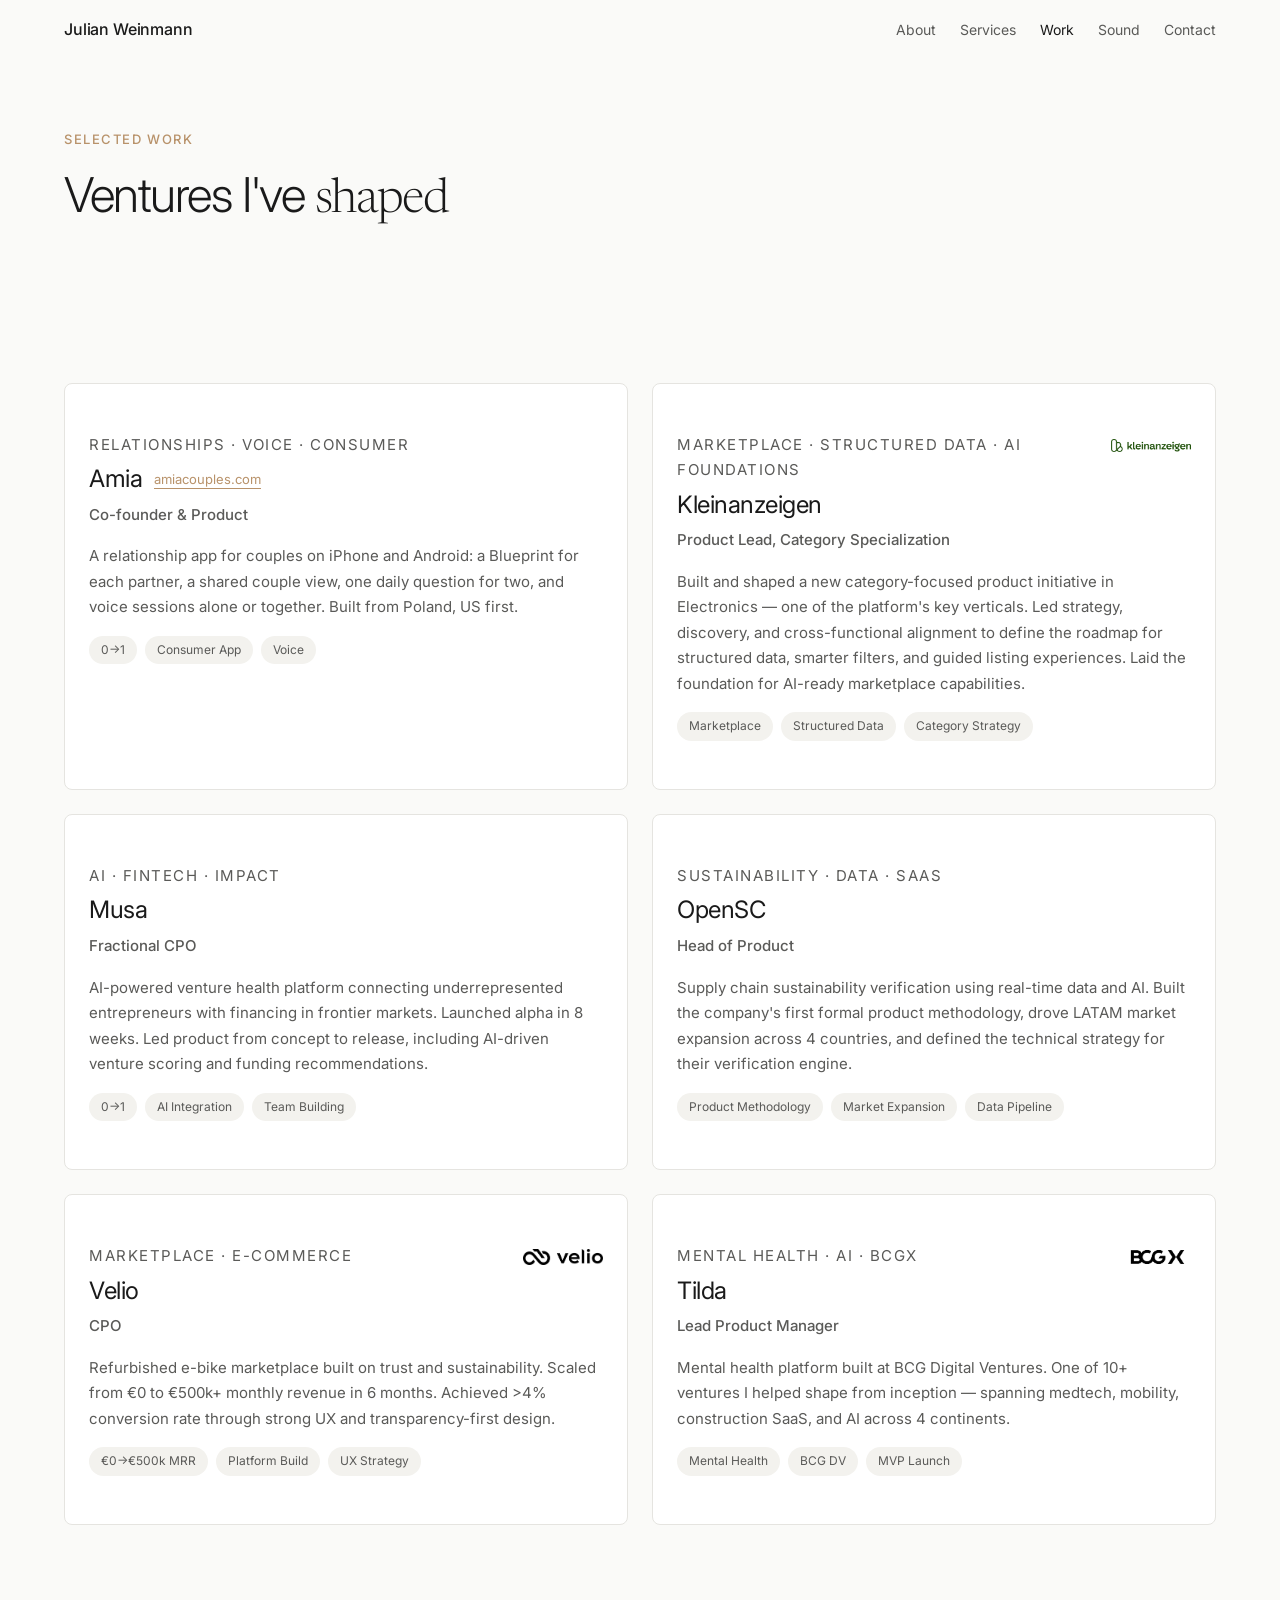
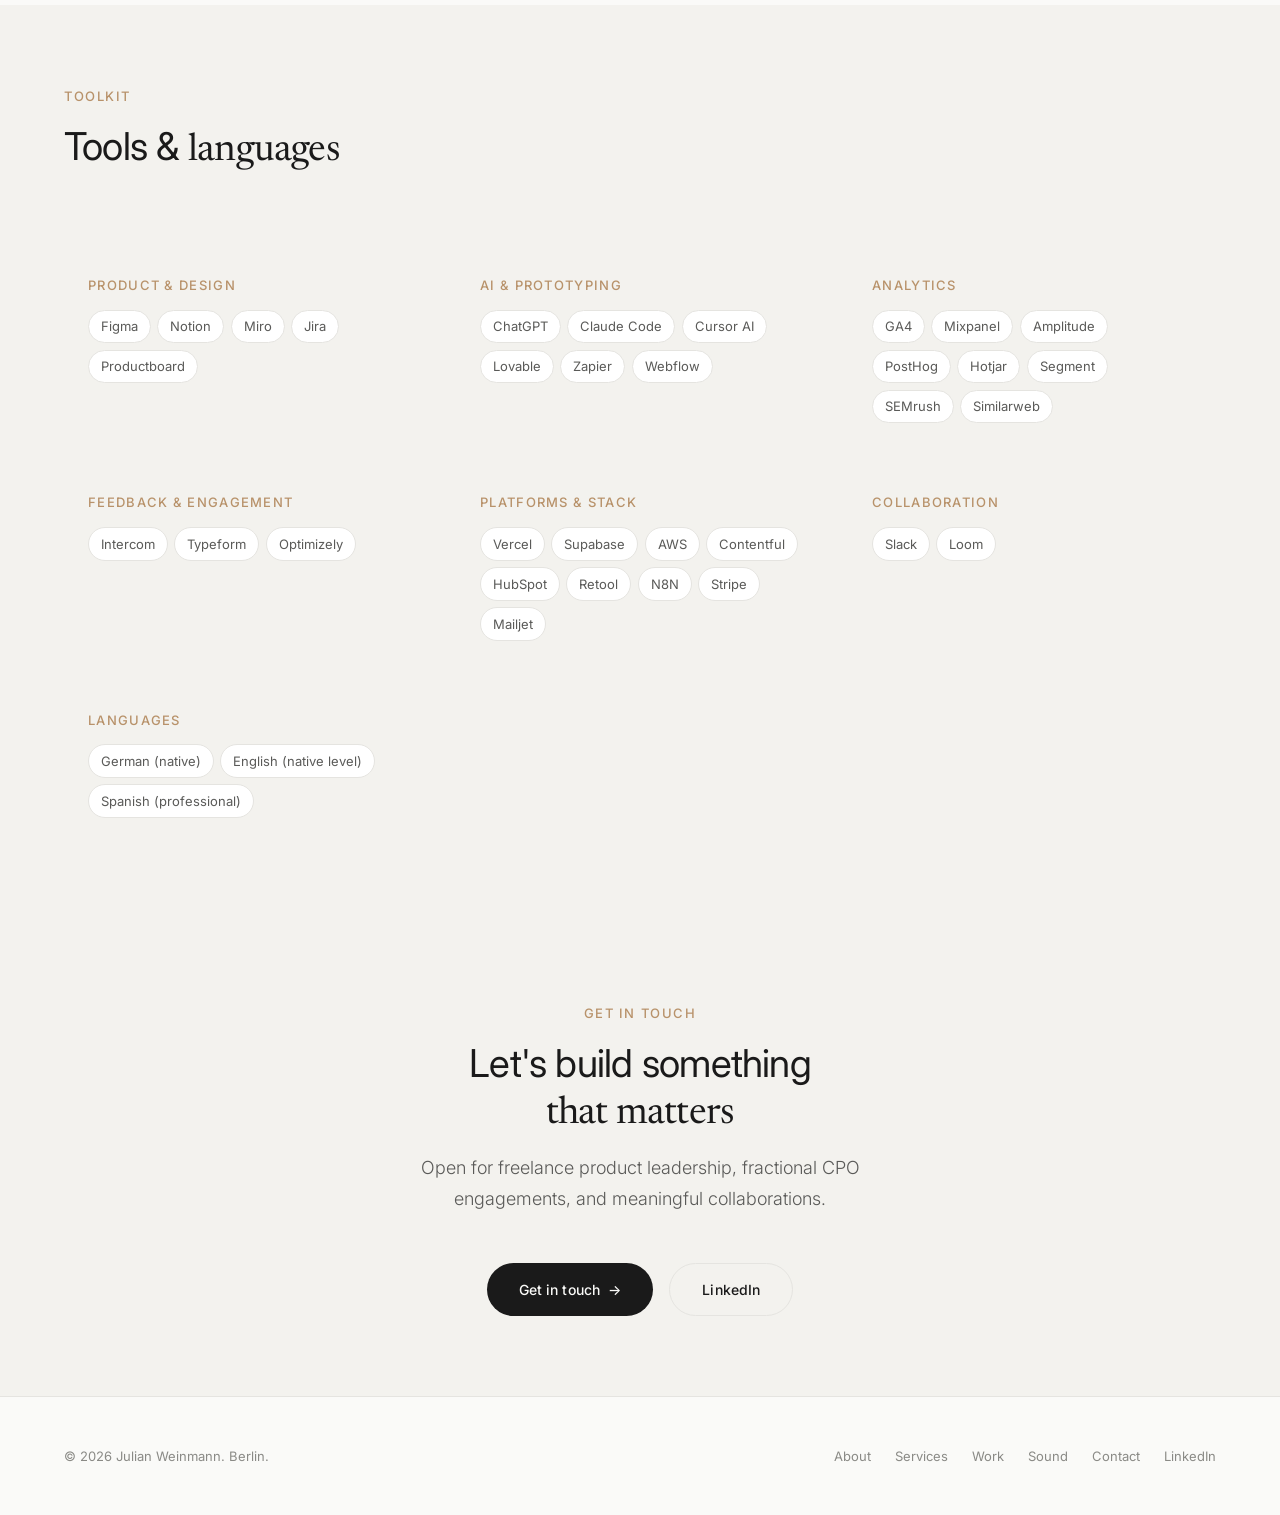
<file: work.html>
<!DOCTYPE html>
<html lang="en">
<head>
    <meta charset="UTF-8">
    <meta name="viewport" content="width=device-width, initial-scale=1.0">
    <title>Selected Work & Ventures — Julian Weinmann, Product Leader</title>
    <meta name="description" content="Selected ventures and products by Julian Weinmann: Kleinanzeigen, BCGX, Velio, OpenSC, Musa. From marketplace platforms and AI startups to sustainability SaaS. 10+ ventures across 4 continents.">
    <meta name="author" content="Julian Weinmann">
    <meta name="robots" content="index, follow">
    <meta property="og:title" content="Selected Work & Ventures — Julian Weinmann">
    <meta property="og:description" content="10+ ventures across marketplaces, AI, SaaS, and sustainability. Kleinanzeigen, BCGX, Velio, OpenSC, and more.">
    <meta property="og:type" content="website">
    <meta property="og:url" content="https://julianweinmann.xyz/work.html">
    <meta property="og:image" content="https://julianweinmann.xyz/julian-about.jpg">
    <meta property="og:locale" content="en_US">
    <meta name="twitter:card" content="summary_large_image">
    <meta name="twitter:title" content="Selected Work & Ventures — Julian Weinmann">
    <meta name="twitter:description" content="10+ ventures across marketplaces, AI, SaaS, and sustainability. Kleinanzeigen, BCGX, Velio, OpenSC, and more.">
    <meta name="twitter:image" content="https://julianweinmann.xyz/julian-about.jpg">
    <link rel="canonical" href="https://julianweinmann.xyz/work.html">
    <script type="application/ld+json">
    {
        "@context": "https://schema.org",
        "@type": "CollectionPage",
        "name": "Selected Work & Ventures — Julian Weinmann",
        "url": "https://julianweinmann.xyz/work.html",
        "description": "Selected ventures and products shaped by Julian Weinmann across AI, SaaS, marketplaces, and sustainability.",
        "author": {
            "@type": "Person",
            "name": "Julian Weinmann",
            "url": "https://julianweinmann.xyz"
        },
        "breadcrumb": {
            "@type": "BreadcrumbList",
            "itemListElement": [
                {"@type": "ListItem", "position": 1, "name": "Home", "item": "https://julianweinmann.xyz"},
                {"@type": "ListItem", "position": 2, "name": "Work", "item": "https://julianweinmann.xyz/work.html"}
            ]
        }
    }
    </script>
    <link rel="preconnect" href="https://fonts.googleapis.com">
    <link rel="preconnect" href="https://fonts.gstatic.com" crossorigin>
    <link href="https://fonts.googleapis.com/css2?family=Inter:wght@300;400;500;600&family=Newsreader:ital,wght@0,300;0,400;0,500;1,300;1,400&display=swap" rel="stylesheet">
    <link rel="stylesheet" href="style.css">
</head>
<body>

    <!-- NAVIGATION -->
    <nav id="navbar">
        <div class="container">
            <a href="index.html" class="nav-logo">Julian Weinmann</a>
            <button class="nav-toggle" aria-label="Toggle menu">
                <span></span><span></span><span></span>
            </button>
            <ul class="nav-links">
                <li><a href="about.html">About</a></li>
                <li><a href="services.html">Services</a></li>
                <li><a href="work.html" class="active">Work</a></li>
                <li><a href="sound.html">Sound</a></li>
                <li><a href="contact.html">Contact</a></li>
            </ul>
        </div>
    </nav>

    <!-- PAGE HEADER -->
    <section class="page-header">
        <div class="container">
            <p class="section-label">Selected Work</p>
            <h1>Ventures I've <span class="serif">shaped</span></h1>
        </div>
    </section>

    <!-- SELECTED WORK -->
    <section>
        <div class="container">
            <div class="work-grid">
                <div class="work-card fade-in">
                    <p class="work-card-label">Relationships · Voice · Consumer</p>
                    <div class="work-card-header">
                        <h3><a href="https://www.amiacouples.com">Amia</a></h3>
                        <a href="https://www.amiacouples.com" class="work-card-link">amiacouples.com</a>
                    </div>
                    <p class="work-card-role">Co-founder &amp; Product</p>
                    <p>
                        A relationship app for couples on iPhone and Android: a Blueprint for each partner, a shared couple view, one daily question for two, and voice sessions alone or together. Built from Poland, US first.
                    </p>
                    <div class="work-card-tags">
                        <span class="tag">0→1</span>
                        <span class="tag">Consumer App</span>
                        <span class="tag">Voice</span>
                    </div>
                </div>
                <div class="work-card fade-in">
                    <img src="logo-kleinanzeigen.png" alt="Kleinanzeigen" class="work-card-logo" loading="lazy">
                    <p class="work-card-label">Marketplace · Structured Data · AI Foundations</p>
                    <div class="work-card-header">
                        <h3>Kleinanzeigen</h3>
                    </div>
                    <p class="work-card-role">Product Lead, Category Specialization</p>
                    <p>
                        Built and shaped a new category-focused product initiative in Electronics — one of the platform's key verticals. Led strategy, discovery, and cross-functional alignment to define the roadmap for structured data, smarter filters, and guided listing experiences. Laid the foundation for AI-ready marketplace capabilities.
                    </p>
                    <div class="work-card-tags">
                        <span class="tag">Marketplace</span>
                        <span class="tag">Structured Data</span>
                        <span class="tag">Category Strategy</span>
                    </div>
                </div>
                <div class="work-card fade-in">
                    <p class="work-card-label">AI · Fintech · Impact</p>
                    <div class="work-card-header">
                        <h3>Musa</h3>
                    </div>
                    <p class="work-card-role">Fractional CPO</p>
                    <p>
                        AI-powered venture health platform connecting underrepresented entrepreneurs with financing in frontier markets. Launched alpha in 8 weeks. Led product from concept to release, including AI-driven venture scoring and funding recommendations.
                    </p>
                    <div class="work-card-tags">
                        <span class="tag">0→1</span>
                        <span class="tag">AI Integration</span>
                        <span class="tag">Team Building</span>
                    </div>
                </div>
                <div class="work-card fade-in">
                    <p class="work-card-label">Sustainability · Data · SaaS</p>
                    <div class="work-card-header">
                        <h3>OpenSC</h3>
                    </div>
                    <p class="work-card-role">Head of Product</p>
                    <p>
                        Supply chain sustainability verification using real-time data and AI. Built the company's first formal product methodology, drove LATAM market expansion across 4 countries, and defined the technical strategy for their verification engine.
                    </p>
                    <div class="work-card-tags">
                        <span class="tag">Product Methodology</span>
                        <span class="tag">Market Expansion</span>
                        <span class="tag">Data Pipeline</span>
                    </div>
                </div>
                <div class="work-card fade-in">
                    <img src="logo-velio.jpg" alt="Velio" class="work-card-logo" loading="lazy">
                    <p class="work-card-label">Marketplace · E-Commerce</p>
                    <div class="work-card-header">
                        <h3>Velio</h3>
                    </div>
                    <p class="work-card-role">CPO</p>
                    <p>
                        Refurbished e-bike marketplace built on trust and sustainability. Scaled from €0 to €500k+ monthly revenue in 6 months. Achieved &gt;4% conversion rate through strong UX and transparency-first design.
                    </p>
                    <div class="work-card-tags">
                        <span class="tag">€0→€500k MRR</span>
                        <span class="tag">Platform Build</span>
                        <span class="tag">UX Strategy</span>
                    </div>
                </div>
                <div class="work-card fade-in">
                    <img src="logo-bcgx.png" alt="BCGX" class="work-card-logo" loading="lazy">
                    <p class="work-card-label">Mental Health · AI · BCGX</p>
                    <div class="work-card-header">
                        <h3>Tilda</h3>
                    </div>
                    <p class="work-card-role">Lead Product Manager</p>
                    <p>
                        Mental health platform built at BCG Digital Ventures. One of 10+ ventures I helped shape from inception — spanning medtech, mobility, construction SaaS, and AI across 4 continents.
                    </p>
                    <div class="work-card-tags">
                        <span class="tag">Mental Health</span>
                        <span class="tag">BCG DV</span>
                        <span class="tag">MVP Launch</span>
                    </div>
                </div>
            </div>
        </div>
    </section>

    <!-- TOOLING & LANGUAGES -->
    <section class="tooling">
        <div class="container">
            <div class="section-header fade-in">
                <p class="section-label">Toolkit</p>
                <h2>Tools &amp; <span class="serif">languages</span></h2>
            </div>
            <div class="tooling-grid fade-in">
                <div class="tooling-category">
                    <h4>Product & Design</h4>
                    <div class="tooling-tags">
                        <span class="tooling-tag">Figma</span>
                        <span class="tooling-tag">Notion</span>
                        <span class="tooling-tag">Miro</span>
                        <span class="tooling-tag">Jira</span>
                        <span class="tooling-tag">Productboard</span>
                    </div>
                </div>
                <div class="tooling-category">
                    <h4>AI & Prototyping</h4>
                    <div class="tooling-tags">
                        <span class="tooling-tag">ChatGPT</span>
                        <span class="tooling-tag">Claude Code</span>
                        <span class="tooling-tag">Cursor AI</span>
                        <span class="tooling-tag">Lovable</span>
                        <span class="tooling-tag">Zapier</span>
                        <span class="tooling-tag">Webflow</span>
                    </div>
                </div>
                <div class="tooling-category">
                    <h4>Analytics</h4>
                    <div class="tooling-tags">
                        <span class="tooling-tag">GA4</span>
                        <span class="tooling-tag">Mixpanel</span>
                        <span class="tooling-tag">Amplitude</span>
                        <span class="tooling-tag">PostHog</span>
                        <span class="tooling-tag">Hotjar</span>
                        <span class="tooling-tag">Segment</span>
                        <span class="tooling-tag">SEMrush</span>
                        <span class="tooling-tag">Similarweb</span>
                    </div>
                </div>
                <div class="tooling-category">
                    <h4>Feedback & Engagement</h4>
                    <div class="tooling-tags">
                        <span class="tooling-tag">Intercom</span>
                        <span class="tooling-tag">Typeform</span>
                        <span class="tooling-tag">Optimizely</span>
                    </div>
                </div>
                <div class="tooling-category">
                    <h4>Platforms & Stack</h4>
                    <div class="tooling-tags">
                        <span class="tooling-tag">Vercel</span>
                        <span class="tooling-tag">Supabase</span>
                        <span class="tooling-tag">AWS</span>
                        <span class="tooling-tag">Contentful</span>
                        <span class="tooling-tag">HubSpot</span>
                        <span class="tooling-tag">Retool</span>
                        <span class="tooling-tag">N8N</span>
                        <span class="tooling-tag">Stripe</span>
                        <span class="tooling-tag">Mailjet</span>
                    </div>
                </div>
                <div class="tooling-category">
                    <h4>Collaboration</h4>
                    <div class="tooling-tags">
                        <span class="tooling-tag">Slack</span>
                        <span class="tooling-tag">Loom</span>
                    </div>
                </div>
                <div class="tooling-category">
                    <h4>Languages</h4>
                    <div class="tooling-tags">
                        <span class="tooling-tag">German (native)</span>
                        <span class="tooling-tag">English (native level)</span>
                        <span class="tooling-tag">Spanish (professional)</span>
                    </div>
                </div>
            </div>
        </div>
    </section>

    <!-- CTA -->
    <section class="cta">
        <div class="container fade-in">
            <p class="section-label">Get in Touch</p>
            <h2>Let's build something<br><span class="serif">that matters</span></h2>
            <p class="cta-subtitle">
                Open for freelance product leadership, fractional CPO engagements, and meaningful collaborations.
            </p>
            <div class="cta-buttons">
                <a href="mailto:julian.weinmann@gmail.com" class="btn btn-primary btn-arrow">Get in touch</a>
                <a href="https://www.linkedin.com/in/julian-weinmann-b1762a86/" target="_blank" rel="noopener" class="btn btn-secondary">LinkedIn</a>
            </div>
        </div>
    </section>

    <!-- FOOTER -->
    <footer>
        <div class="container">
            <p class="footer-text">&copy; 2026 Julian Weinmann. Berlin.</p>
            <div class="footer-links">
                <a href="about.html">About</a>
                <a href="services.html">Services</a>
                <a href="work.html">Work</a>
                <a href="sound.html">Sound</a>
                <a href="contact.html">Contact</a>
                <a href="https://www.linkedin.com/in/julian-weinmann-b1762a86/" target="_blank" rel="noopener">LinkedIn</a>
            </div>
        </div>
    </footer>

    <script src="main.js"></script>

</body>
</html>
</file>
<file: style.css>
/* ============================================
   CSS VARIABLES — edit these to customize
   ============================================ */
:root {
    --color-bg: #FAFAF8;
    --color-bg-alt: #F3F2EE;
    --color-text: #1A1A1A;
    --color-text-secondary: #5A5A58;
    --color-text-muted: #8A8A86;
    --color-accent: #B8926A;
    --color-accent-hover: #A07D58;
    --color-border: #E5E4E0;
    --color-card-bg: #FFFFFF;
    --color-dark-bg: #1A1A1A;
    --color-dark-text: #FAFAF8;
    --color-dark-text-secondary: #B0B0AC;

    --font-sans: 'Inter', -apple-system, BlinkMacSystemFont, 'Segoe UI', sans-serif;
    --font-serif: 'Newsreader', Georgia, 'Times New Roman', serif;

    --space-xs: 0.5rem;
    --space-sm: 1rem;
    --space-md: 1.5rem;
    --space-lg: 3rem;
    --space-xl: 5rem;
    --space-2xl: 8rem;

    --max-width: 1200px;
    --max-width-narrow: 800px;
    --border-radius: 8px;
    --transition: 0.3s cubic-bezier(0.4, 0, 0.2, 1);
}

/* ============================================
   RESET & BASE
   ============================================ */
*, *::before, *::after {
    margin: 0;
    padding: 0;
    box-sizing: border-box;
}

html {
    scroll-behavior: smooth;
    font-size: 16px;
}

body {
    font-family: var(--font-sans);
    color: var(--color-text);
    background-color: var(--color-bg);
    line-height: 1.7;
    font-weight: 400;
    -webkit-font-smoothing: antialiased;
    -moz-osx-font-smoothing: grayscale;
}

img {
    max-width: 100%;
    display: block;
}

a {
    color: inherit;
    text-decoration: none;
}

/* ============================================
   TYPOGRAPHY
   ============================================ */
h1, h2, h3, h4 {
    font-weight: 500;
    line-height: 1.2;
    letter-spacing: -0.02em;
}

h1 {
    font-size: clamp(2.5rem, 5vw, 4rem);
    font-weight: 300;
    letter-spacing: -0.03em;
}

h2 {
    font-size: clamp(1.75rem, 3vw, 2.5rem);
    font-weight: 400;
    margin-bottom: var(--space-lg);
}

h3 {
    font-size: 1.25rem;
    font-weight: 500;
}

.serif {
    font-family: var(--font-serif);
}

.text-secondary {
    color: var(--color-text-secondary);
}

.text-muted {
    color: var(--color-text-muted);
}

.text-accent {
    color: var(--color-accent);
}

/* ============================================
   LAYOUT
   ============================================ */
.container {
    max-width: var(--max-width);
    margin: 0 auto;
    padding: 0 var(--space-md);
}

.container--narrow {
    max-width: var(--max-width-narrow);
}

section {
    padding: var(--space-xl) 0;
}

/* ============================================
   NAVIGATION
   ============================================ */
nav {
    position: fixed;
    top: 0;
    left: 0;
    right: 0;
    z-index: 100;
    padding: var(--space-sm) 0;
    background: rgba(250, 250, 248, 0.9);
    backdrop-filter: blur(20px);
    -webkit-backdrop-filter: blur(20px);
    border-bottom: 1px solid transparent;
    transition: border-color var(--transition);
}

nav.scrolled {
    border-bottom-color: var(--color-border);
}

nav .container {
    display: flex;
    justify-content: space-between;
    align-items: center;
}

.nav-logo {
    font-weight: 500;
    font-size: 1rem;
    letter-spacing: -0.01em;
}

.nav-links {
    display: flex;
    gap: var(--space-md);
    list-style: none;
}

.nav-links a {
    font-size: 0.875rem;
    color: var(--color-text-secondary);
    transition: color var(--transition);
    font-weight: 400;
}

.nav-links a:hover,
.nav-links a.active {
    color: var(--color-text);
}

.nav-toggle {
    display: none;
    background: none;
    border: none;
    cursor: pointer;
    padding: var(--space-xs);
}

.nav-toggle span {
    display: block;
    width: 24px;
    height: 2px;
    background: var(--color-text);
    margin: 5px 0;
    transition: var(--transition);
}

/* ============================================
   HERO
   ============================================ */
.hero {
    min-height: 100vh;
    display: flex;
    align-items: center;
    padding-top: 6rem;
    padding-bottom: var(--space-xl);
}

.hero-grid {
    display: grid;
    grid-template-columns: 1fr auto;
    gap: var(--space-xl);
    align-items: center;
}

.hero-content {
    max-width: 860px;
}

.hero-photo-wrapper {
    display: flex;
    align-items: center;
    justify-content: center;
}

.hero-photo {
    width: 280px;
    height: 340px;
    border-radius: var(--border-radius);
    object-fit: cover;
    object-position: center 15%;
    box-shadow: 0 20px 60px rgba(0,0,0,0.08);
}

.hero-label {
    font-size: 0.8125rem;
    text-transform: uppercase;
    letter-spacing: 0.12em;
    color: var(--color-accent);
    font-weight: 500;
    margin-bottom: var(--space-md);
}

.hero h1 {
    margin-bottom: var(--space-md);
}

.hero h1 .serif {
    font-weight: 300;
    font-style: italic;
}

.hero-subtitle {
    font-size: clamp(1.125rem, 2vw, 1.375rem);
    color: var(--color-text-secondary);
    max-width: 640px;
    line-height: 1.6;
    margin-bottom: var(--space-lg);
    font-weight: 300;
}

.hero-cta-group {
    display: flex;
    gap: var(--space-sm);
    flex-wrap: wrap;
}

/* ============================================
   BUTTONS
   ============================================ */
.btn {
    display: inline-flex;
    align-items: center;
    gap: 0.5rem;
    padding: 0.875rem 2rem;
    font-size: 0.875rem;
    font-weight: 500;
    font-family: var(--font-sans);
    border-radius: 100px;
    cursor: pointer;
    transition: all var(--transition);
    border: none;
    letter-spacing: 0.01em;
}

.btn-primary {
    background: var(--color-text);
    color: var(--color-bg);
}

.btn-primary:hover {
    background: #333;
    transform: translateY(-1px);
}

.btn-secondary {
    background: transparent;
    color: var(--color-text);
    border: 1px solid var(--color-border);
}

.btn-secondary:hover {
    border-color: var(--color-text);
    transform: translateY(-1px);
}

.btn-arrow::after {
    content: '→';
    transition: transform var(--transition);
}

.btn-arrow:hover::after {
    transform: translateX(3px);
}

/* ============================================
   CREDIBILITY STRIP
   ============================================ */
.credibility {
    padding: var(--space-lg) 0;
    border-top: 1px solid var(--color-border);
    border-bottom: 1px solid var(--color-border);
}

.credibility-items {
    display: flex;
    justify-content: center;
    align-items: center;
    gap: var(--space-lg);
    flex-wrap: wrap;
}

.credibility-item {
    font-size: 0.875rem;
    color: var(--color-text-muted);
    letter-spacing: 0.08em;
    text-transform: uppercase;
    font-weight: 600;
    white-space: nowrap;
}

.credibility-item.credibility-logo {
    display: flex;
    align-items: center;
    gap: 0.5rem;
    font-size: 1rem;
    color: var(--color-text-secondary);
    font-weight: 600;
    letter-spacing: 0.04em;
}

.credibility-logo-img {
    height: 20px;
    width: auto;
    max-width: 80px;
    border-radius: 3px;
    object-fit: contain;
}

.credibility-divider {
    width: 4px;
    height: 4px;
    background: var(--color-border);
    border-radius: 50%;
}

/* ============================================
   ABOUT
   ============================================ */
.about {
    background: var(--color-bg);
}

.about-grid {
    display: grid;
    grid-template-columns: 1fr 1fr;
    gap: var(--space-xl);
    align-items: start;
}

.about-photo {
    width: 100%;
    max-width: 320px;
    border-radius: var(--border-radius);
    margin-bottom: var(--space-md);
    aspect-ratio: 3 / 4;
    object-fit: cover;
    object-position: center 15%;
}

.sound-photo {
    width: 100%;
    border-radius: var(--border-radius);
    aspect-ratio: 1 / 1;
    object-fit: cover;
    object-position: center;
    margin-bottom: var(--space-md);
    opacity: 0.9;
}

.about-label {
    font-size: 0.8125rem;
    text-transform: uppercase;
    letter-spacing: 0.12em;
    color: var(--color-accent);
    font-weight: 500;
    margin-bottom: var(--space-sm);
}

.about-text {
    font-size: 1.0625rem;
    color: var(--color-text-secondary);
    line-height: 1.8;
}

.about-text p + p {
    margin-top: var(--space-sm);
}

.about-highlights {
    display: grid;
    grid-template-columns: 1fr 1fr;
    gap: var(--space-md);
    margin-top: var(--space-lg);
}

.highlight-item {
    padding: var(--space-md);
    background: var(--color-card-bg);
    border-radius: var(--border-radius);
    border: 1px solid var(--color-border);
}

.highlight-number {
    font-size: 2rem;
    font-weight: 300;
    letter-spacing: -0.03em;
    color: var(--color-text);
    margin-bottom: 0.25rem;
}

.highlight-label {
    font-size: 0.8125rem;
    color: var(--color-text-muted);
}

/* ============================================
   SERVICES
   ============================================ */
.services {
    background: var(--color-bg-alt);
}

.services-grid {
    display: grid;
    grid-template-columns: repeat(auto-fit, minmax(320px, 1fr));
    gap: var(--space-md);
}

.service-card {
    padding: var(--space-lg) var(--space-md);
    background: var(--color-card-bg);
    border-radius: var(--border-radius);
    border: 1px solid var(--color-border);
    transition: all var(--transition);
}

.service-card:hover {
    transform: translateY(-2px);
    box-shadow: 0 8px 30px rgba(0,0,0,0.04);
}

.service-number {
    font-size: 0.75rem;
    color: var(--color-accent);
    font-weight: 500;
    margin-bottom: var(--space-sm);
    letter-spacing: 0.08em;
}

.service-card h3 {
    margin-bottom: var(--space-sm);
}

.service-card p {
    font-size: 0.9375rem;
    color: var(--color-text-secondary);
    line-height: 1.7;
}

/* ============================================
   SELECTED WORK
   ============================================ */
.work-grid {
    display: grid;
    grid-template-columns: 1fr 1fr;
    gap: var(--space-md);
}

.work-card {
    padding: var(--space-lg) var(--space-md);
    background: var(--color-card-bg);
    border-radius: var(--border-radius);
    border: 1px solid var(--color-border);
    transition: all var(--transition);
    position: relative;
    overflow: hidden;
}

.work-card:hover {
    transform: translateY(-2px);
    box-shadow: 0 8px 30px rgba(0,0,0,0.04);
}

.work-card-header {
    display: flex;
    align-items: center;
    gap: 0.75rem;
    margin-bottom: var(--space-xs);
}

.work-card-logo {
    position: absolute;
    top: var(--space-lg);
    right: var(--space-md);
    height: 28px;
    width: auto;
    max-width: 80px;
    object-fit: contain;
}

.work-card-logo ~ .work-card-label {
    padding-right: 100px;
}

.work-card-label {
    font-size: 0.75rem;
    text-transform: uppercase;
    letter-spacing: 0.1em;
    color: var(--color-text-muted);
    margin-bottom: var(--space-xs);
}

.work-card h3 {
    font-size: 1.5rem;
    margin-bottom: 0;
    font-weight: 400;
}

.work-card-link {
    font-size: 0.8125rem;
    color: var(--color-accent);
    border-bottom: 1px solid currentColor;
    line-height: 1.3;
}

.work-card-link:hover {
    color: var(--color-accent-hover);
}

.work-card-role {
    font-size: 0.875rem;
    color: var(--color-accent);
    font-weight: 500;
    margin-bottom: var(--space-sm);
}

.work-card p {
    font-size: 0.9375rem;
    color: var(--color-text-secondary);
    line-height: 1.7;
}

.work-card-tags {
    display: flex;
    gap: 0.5rem;
    flex-wrap: wrap;
    margin-top: var(--space-sm);
}

.tag {
    font-size: 0.75rem;
    padding: 0.25rem 0.75rem;
    background: var(--color-bg-alt);
    border-radius: 100px;
    color: var(--color-text-secondary);
}

/* ============================================
   TOOLING
   ============================================ */
.tooling {
    background: var(--color-bg-alt);
}

.tooling-grid {
    display: grid;
    grid-template-columns: repeat(auto-fit, minmax(280px, 1fr));
    gap: var(--space-md);
}

.tooling-category {
    padding: var(--space-md);
}

.tooling-category h4 {
    font-size: 0.8125rem;
    text-transform: uppercase;
    letter-spacing: 0.1em;
    color: var(--color-accent);
    font-weight: 500;
    margin-bottom: var(--space-sm);
}

.tooling-tags {
    display: flex;
    flex-wrap: wrap;
    gap: 0.4rem;
}

.tooling-tag {
    font-size: 0.8125rem;
    padding: 0.3rem 0.75rem;
    background: var(--color-card-bg);
    border: 1px solid var(--color-border);
    border-radius: 100px;
    color: var(--color-text-secondary);
    white-space: nowrap;
}

/* ============================================
   SOUND & MUSIC
   ============================================ */
.sound {
    background: var(--color-dark-bg);
    color: var(--color-dark-text);
    position: relative;
    overflow: hidden;
}

.sound::before {
    content: '';
    position: absolute;
    top: -50%;
    left: -50%;
    width: 200%;
    height: 200%;
    background: radial-gradient(ellipse at 30% 50%, rgba(184, 146, 106, 0.08) 0%, transparent 60%);
    pointer-events: none;
}

.sound .container {
    position: relative;
}

.sound h2 {
    color: var(--color-dark-text);
}

.sound-content {
    display: grid;
    grid-template-columns: 1fr 1fr;
    gap: var(--space-xl);
    align-items: center;
}

.sound-text {
    font-size: 1.0625rem;
    color: var(--color-dark-text-secondary);
    line-height: 1.8;
}

.sound-text p + p {
    margin-top: var(--space-sm);
}

.sound-visual {
    display: flex;
    flex-direction: column;
    gap: var(--space-sm);
}

.sound-item {
    padding: var(--space-md);
    border: 1px solid rgba(255,255,255,0.08);
    border-radius: var(--border-radius);
    transition: all var(--transition);
    background: rgba(255,255,255,0.02);
}

.sound-item:hover {
    border-color: rgba(184, 146, 106, 0.3);
    background: rgba(255,255,255,0.04);
}

.sound-item h4 {
    font-size: 1rem;
    font-weight: 400;
    margin-bottom: 0.25rem;
    color: var(--color-dark-text);
}

.sound-item p {
    font-size: 0.875rem;
    color: var(--color-dark-text-secondary);
}

/* ============================================
   HOW I WORK
   ============================================ */
.process {
    background: var(--color-bg);
}

.process-grid {
    display: grid;
    grid-template-columns: repeat(4, 1fr);
    gap: var(--space-md);
}

.process-step {
    text-align: center;
    padding: var(--space-md);
}

.process-step-number {
    font-size: 0.75rem;
    font-weight: 500;
    color: var(--color-accent);
    letter-spacing: 0.08em;
    margin-bottom: var(--space-sm);
}

.process-step h4 {
    font-size: 1rem;
    margin-bottom: 0.5rem;
}

.process-step p {
    font-size: 0.875rem;
    color: var(--color-text-secondary);
    line-height: 1.6;
}

/* ============================================
   CTA
   ============================================ */
.cta {
    background: var(--color-bg-alt);
    text-align: center;
}

.cta h2 {
    margin-bottom: var(--space-sm);
}

.cta-subtitle {
    font-size: 1.125rem;
    color: var(--color-text-secondary);
    margin-bottom: var(--space-lg);
    max-width: 500px;
    margin-left: auto;
    margin-right: auto;
    font-weight: 300;
}

.cta-buttons {
    display: flex;
    justify-content: center;
    gap: var(--space-sm);
    flex-wrap: wrap;
}

/* ============================================
   PAGE HEADER (for sub-pages)
   ============================================ */
.page-header {
    padding-top: 8rem;
    padding-bottom: var(--space-lg);
    background: var(--color-bg);
}

.page-header .section-label {
    margin-bottom: var(--space-sm);
}

.page-header h1 {
    font-size: clamp(2rem, 4vw, 3rem);
    margin-bottom: var(--space-md);
}

.page-header .section-description {
    max-width: 640px;
}

/* ============================================
   FOOTER
   ============================================ */
footer {
    padding: var(--space-lg) 0;
    border-top: 1px solid var(--color-border);
}

footer .container {
    display: flex;
    justify-content: space-between;
    align-items: center;
}

.footer-text {
    font-size: 0.8125rem;
    color: var(--color-text-muted);
}

.footer-links {
    display: flex;
    gap: var(--space-md);
}

.footer-links a {
    font-size: 0.8125rem;
    color: var(--color-text-muted);
    transition: color var(--transition);
}

.footer-links a:hover {
    color: var(--color-text);
}

/* ============================================
   SECTION HEADER UTILITY
   ============================================ */
.section-header {
    margin-bottom: var(--space-xl);
}

.section-label {
    font-size: 0.8125rem;
    text-transform: uppercase;
    letter-spacing: 0.12em;
    color: var(--color-accent);
    font-weight: 500;
    margin-bottom: var(--space-sm);
}

.section-description {
    font-size: 1.0625rem;
    color: var(--color-text-secondary);
    max-width: 600px;
    line-height: 1.7;
}

/* ============================================
   ANIMATIONS
   ============================================ */
.fade-in {
    opacity: 0;
    transform: translateY(20px);
    transition: opacity 0.7s ease, transform 0.7s ease;
}

.fade-in.visible {
    opacity: 1;
    transform: translateY(0);
}

/* ============================================
   RESPONSIVE
   ============================================ */
@media (max-width: 900px) {
    .hero-grid {
        grid-template-columns: 1fr;
        gap: var(--space-lg);
    }

    .hero-photo-wrapper {
        order: -1;
    }

    .hero-photo {
        width: 200px;
        height: 240px;
    }

    .about-grid,
    .sound-content {
        grid-template-columns: 1fr;
        gap: var(--space-lg);
    }

    .work-grid {
        grid-template-columns: 1fr;
    }

    .process-grid {
        grid-template-columns: 1fr 1fr;
    }

    section {
        padding: var(--space-lg) 0;
    }
}

@media (max-width: 640px) {
    .nav-links {
        display: none;
        position: absolute;
        top: 100%;
        left: 0;
        right: 0;
        background: rgba(250, 250, 248, 0.98);
        backdrop-filter: blur(20px);
        flex-direction: column;
        padding: var(--space-md);
        border-bottom: 1px solid var(--color-border);
    }

    .nav-links.open {
        display: flex;
    }

    .nav-toggle {
        display: block;
    }

    .hero {
        min-height: auto;
        padding-top: 8rem;
        padding-bottom: var(--space-lg);
    }

    .credibility-items {
        gap: var(--space-sm);
    }

    .credibility-divider {
        display: none;
    }

    .about-highlights {
        grid-template-columns: 1fr;
    }

    .services-grid {
        grid-template-columns: 1fr;
    }

    .process-grid {
        grid-template-columns: 1fr;
    }

    footer .container {
        flex-direction: column;
        gap: var(--space-sm);
        text-align: center;
    }

    .hero-cta-group {
        flex-direction: column;
    }

    .hero-cta-group .btn {
        text-align: center;
        justify-content: center;
    }
}
</file>
